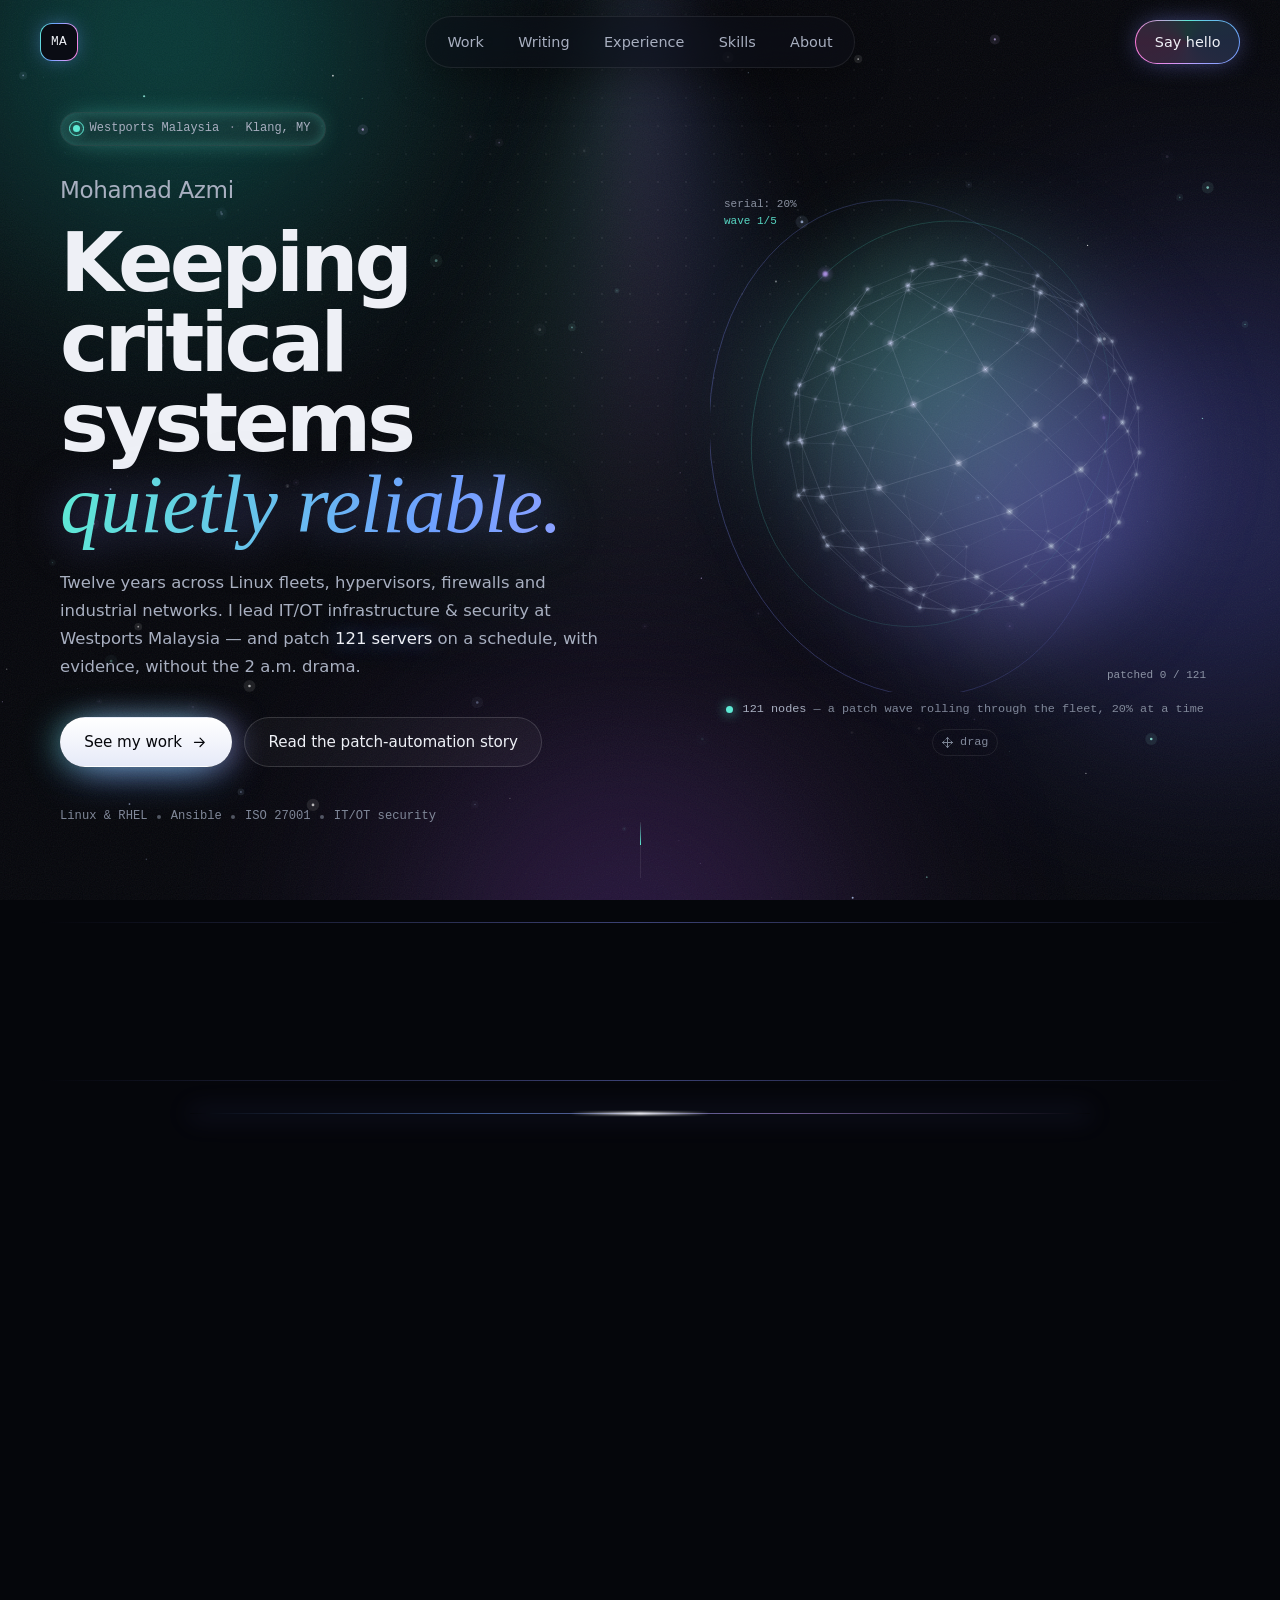
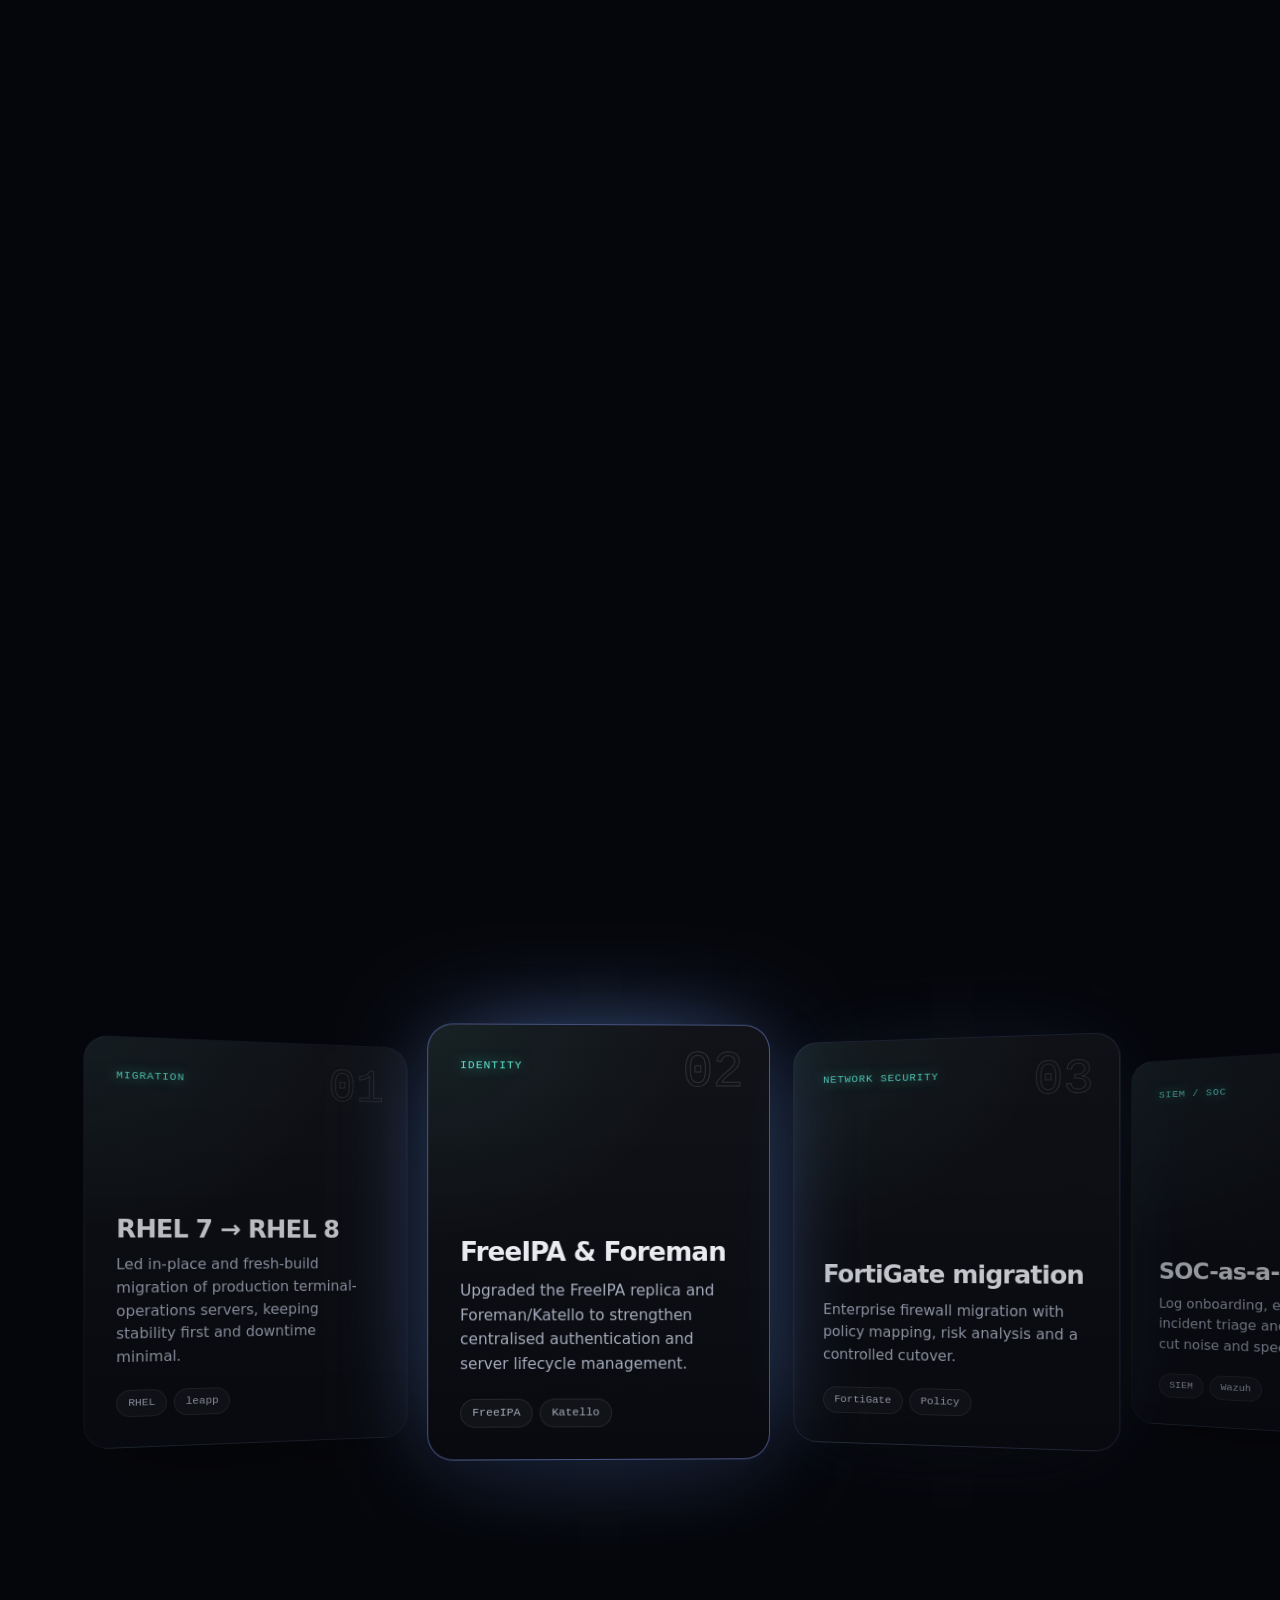
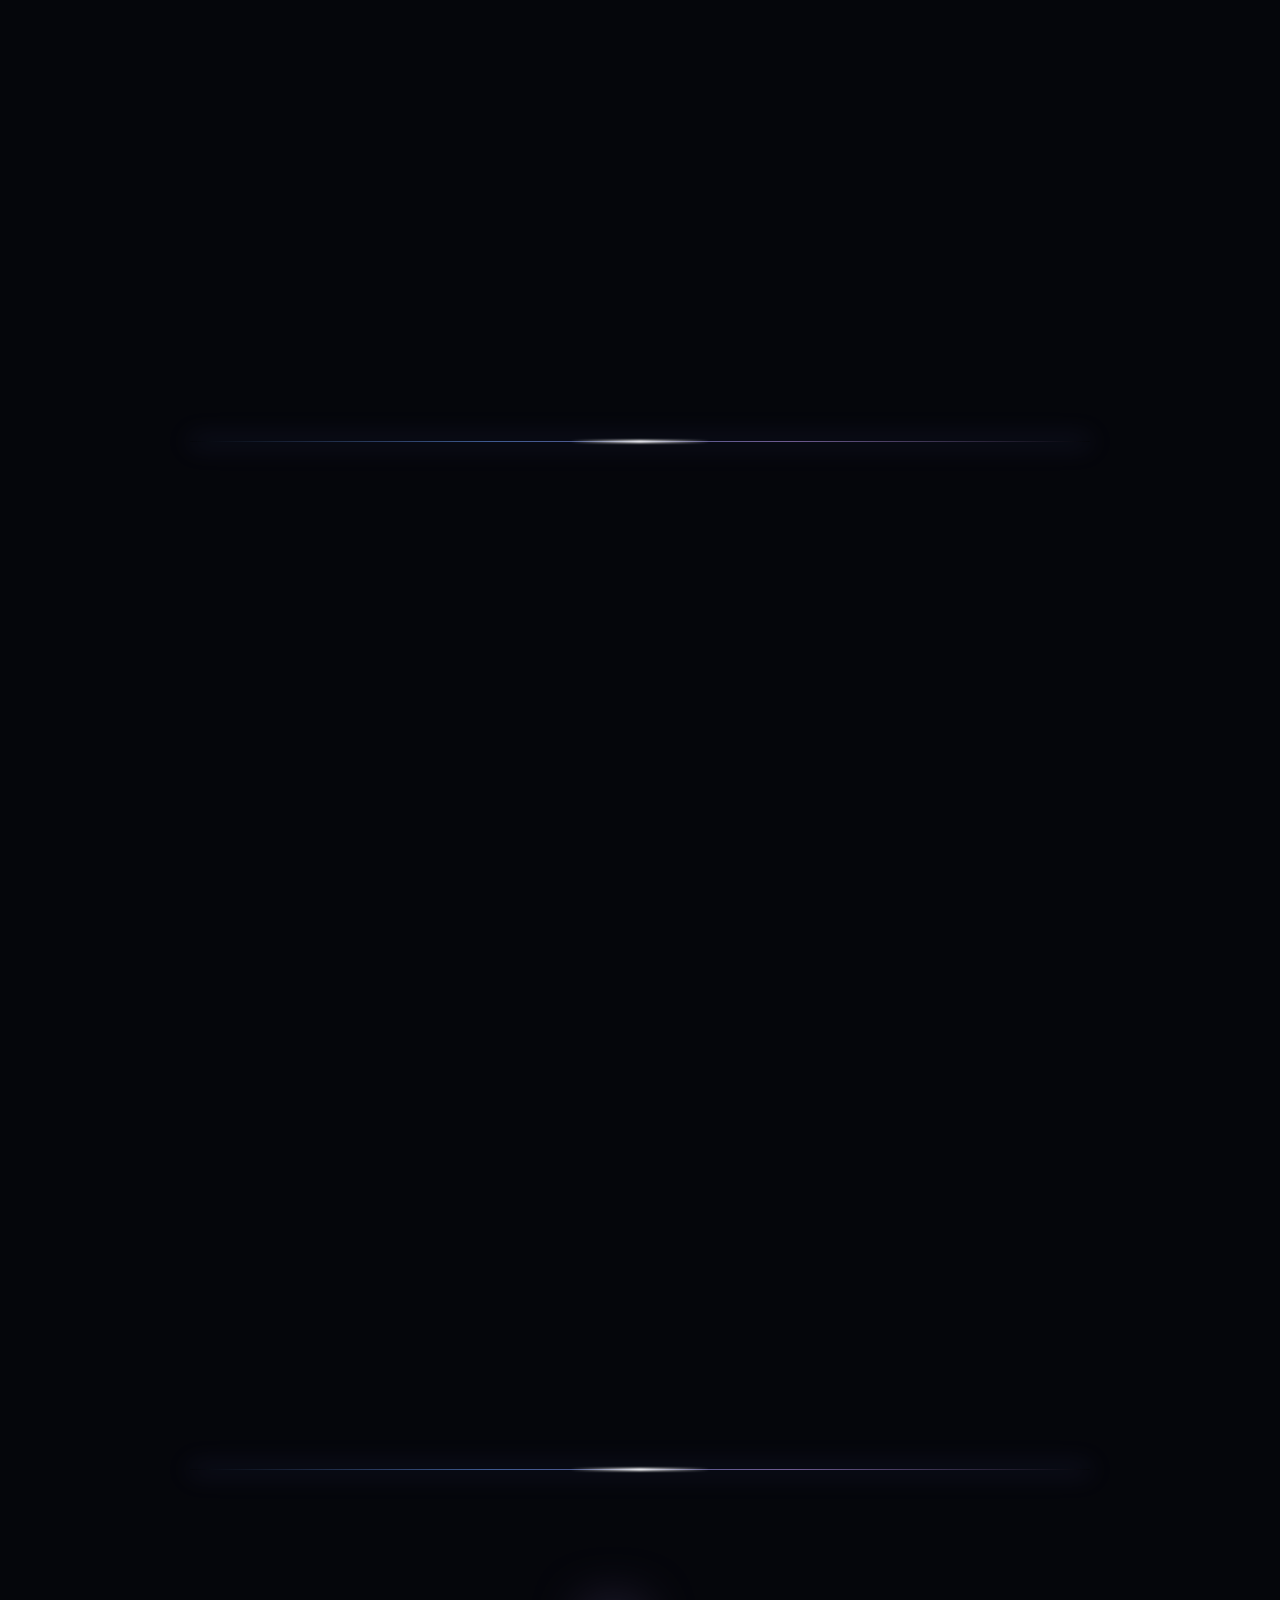
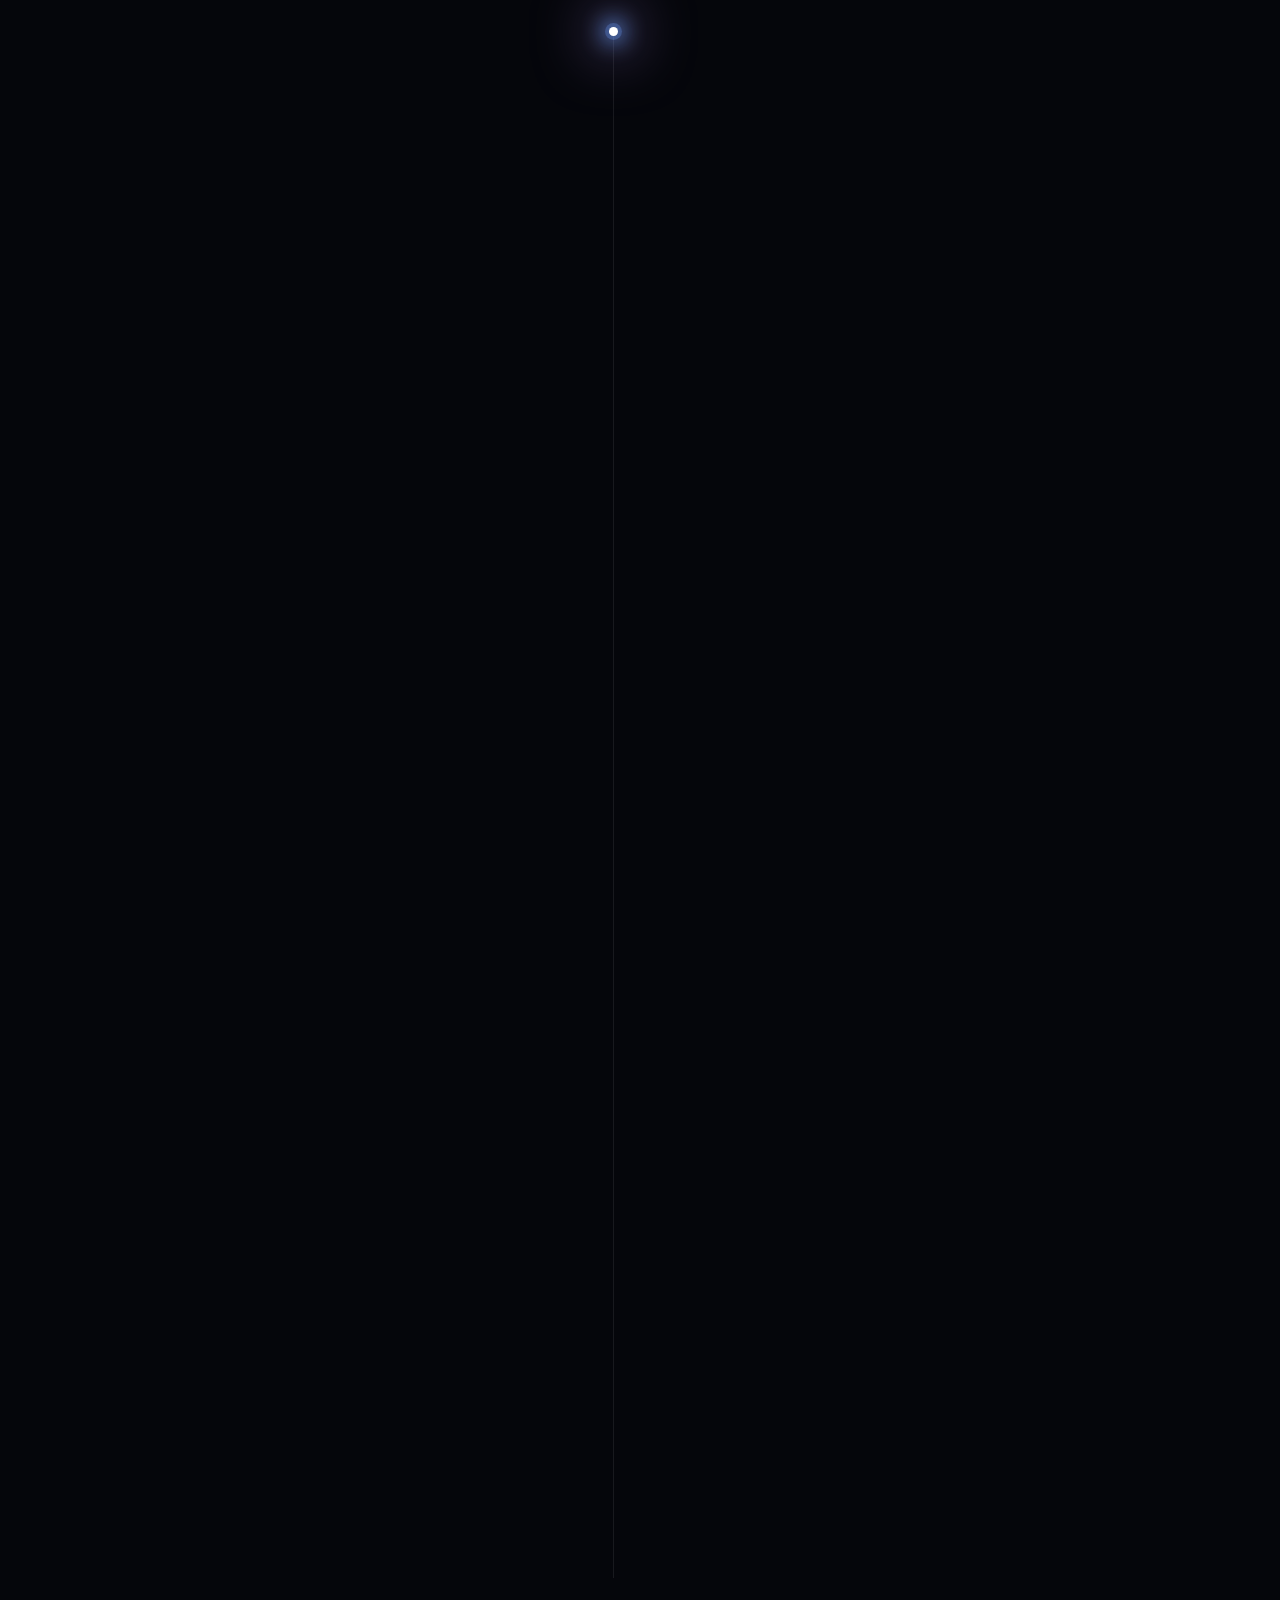
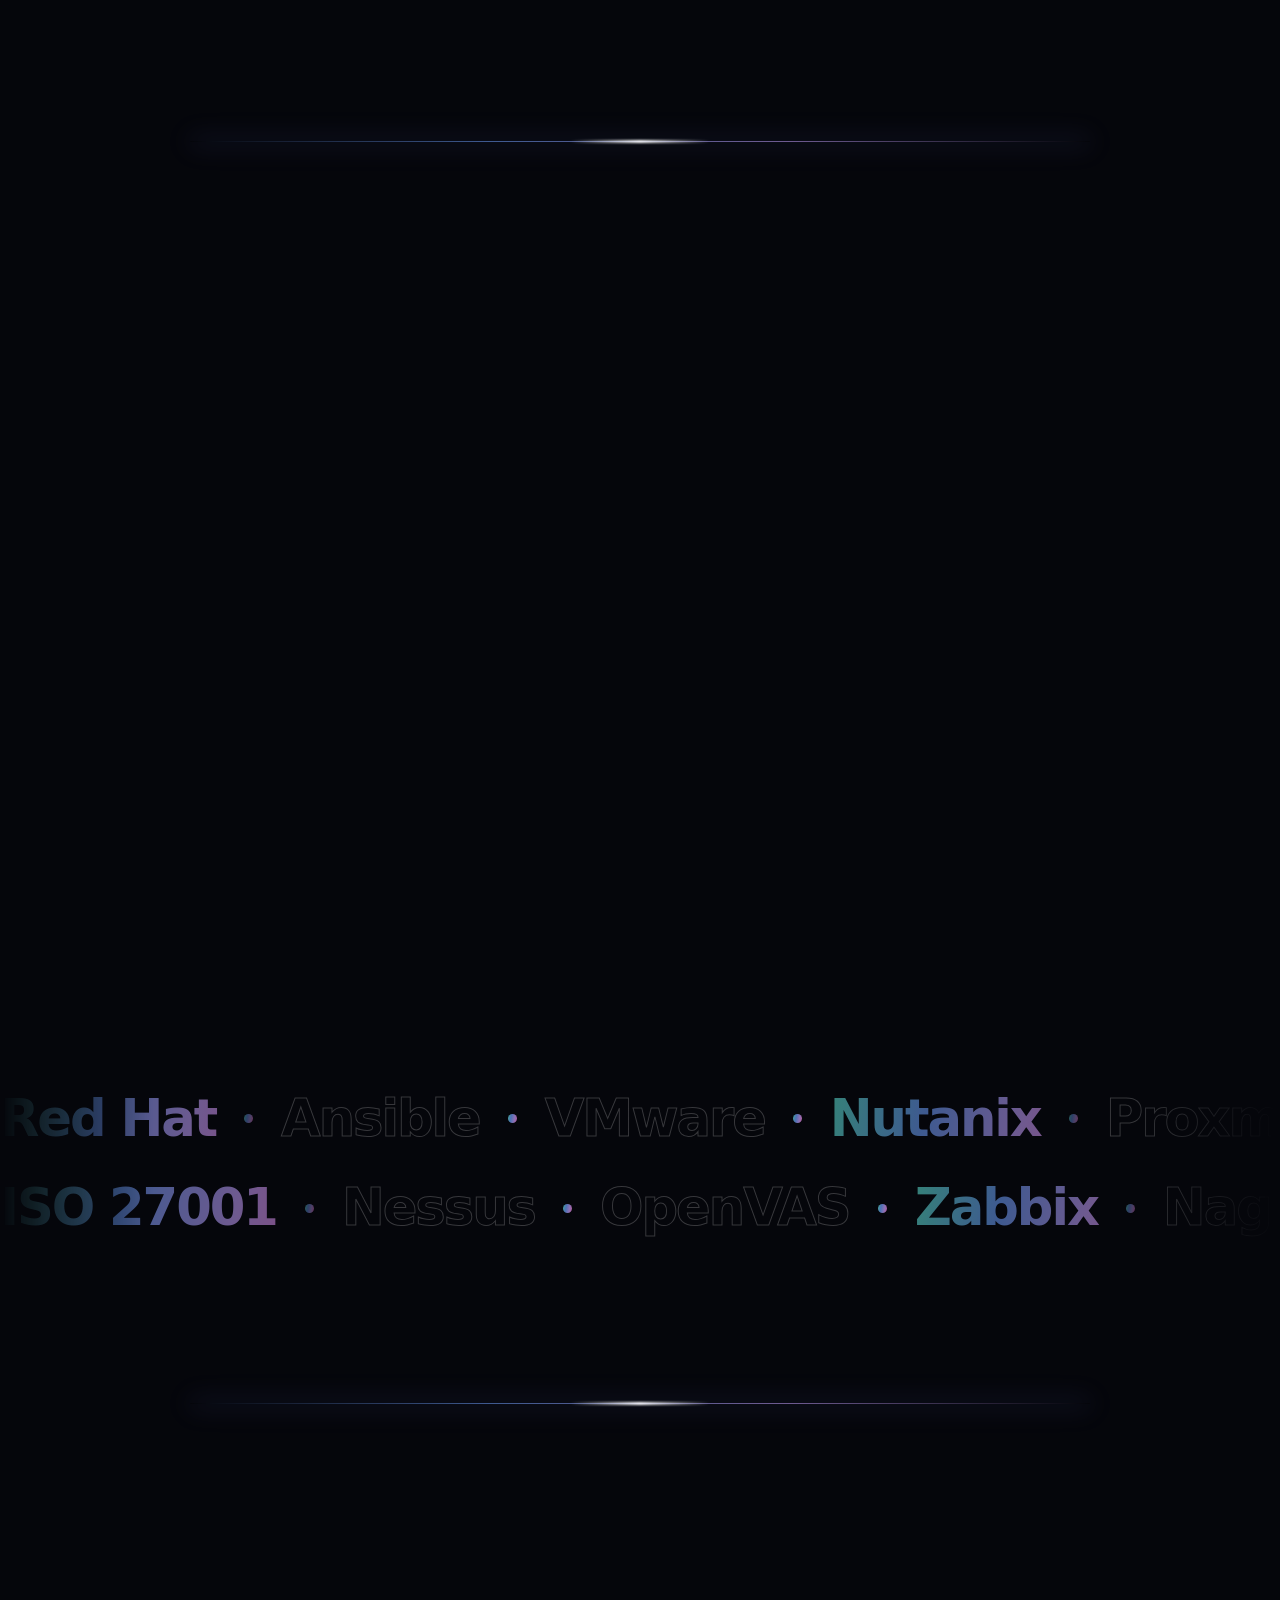
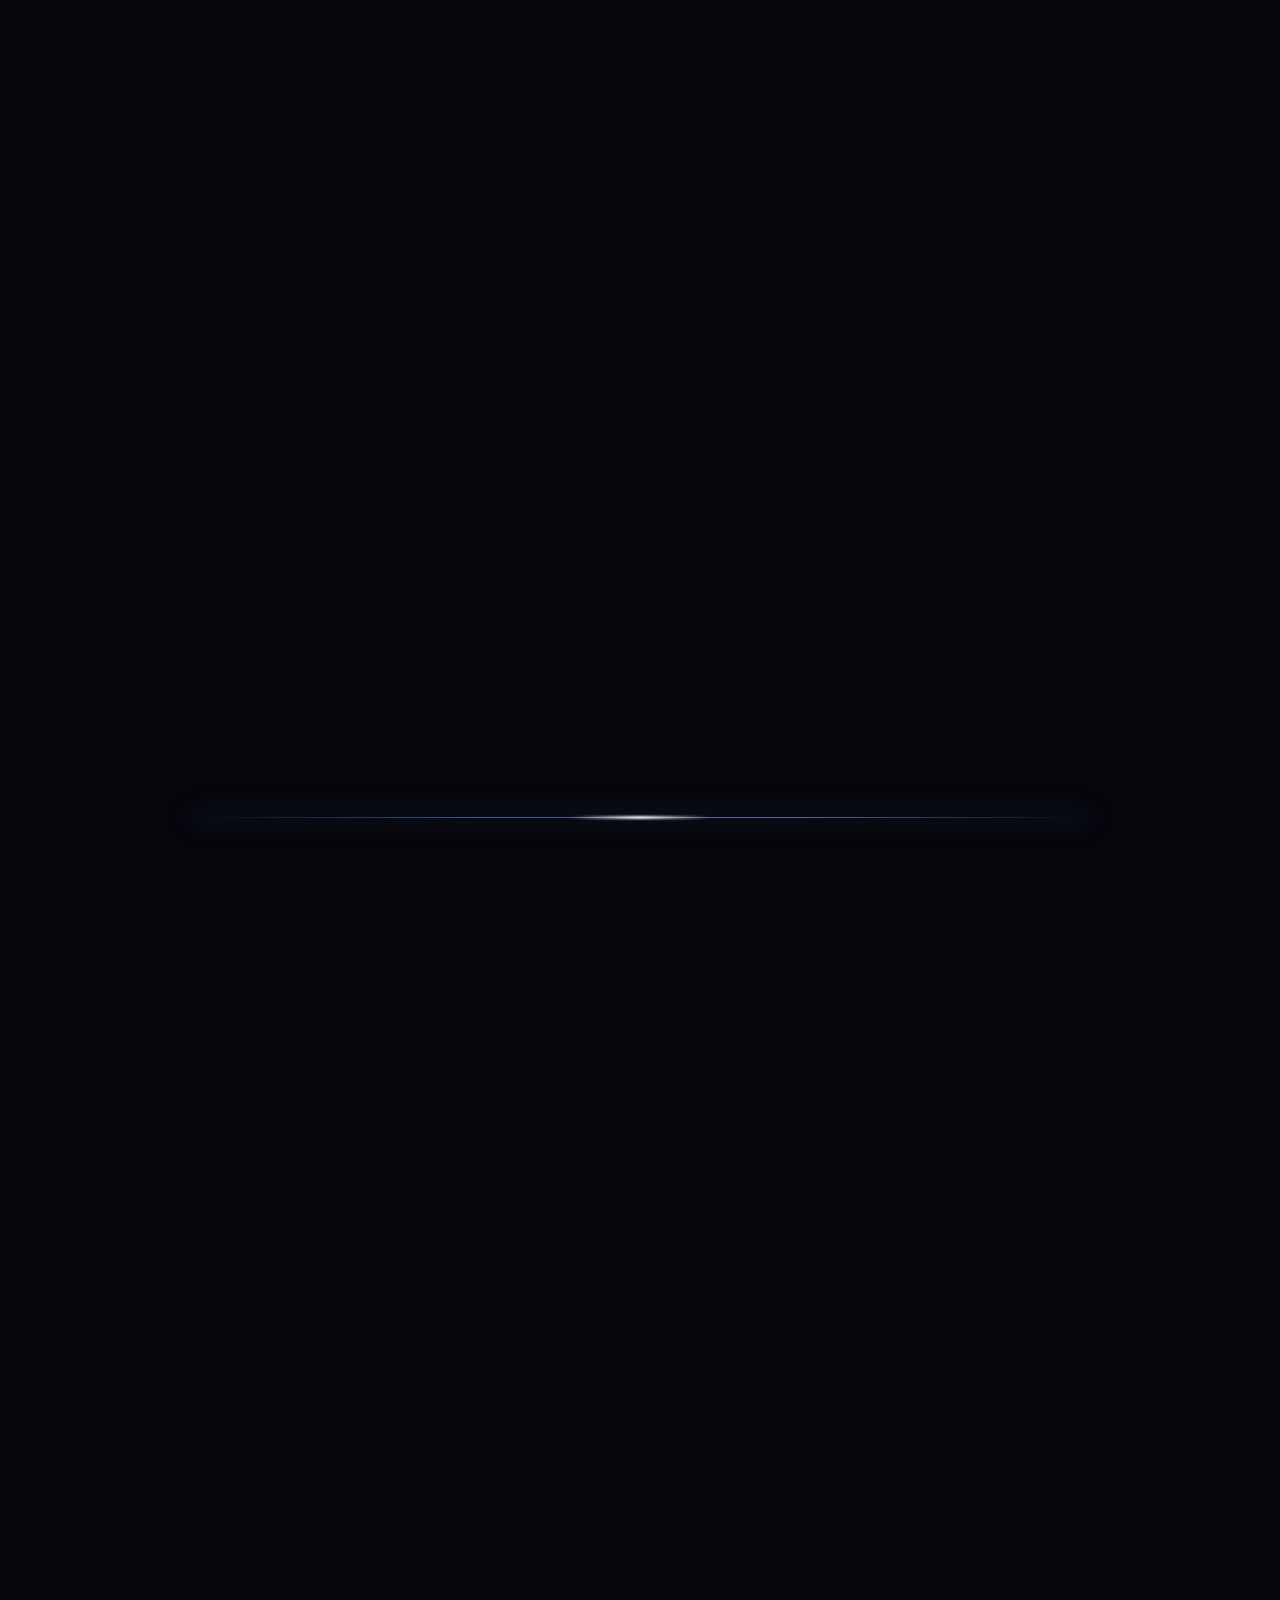
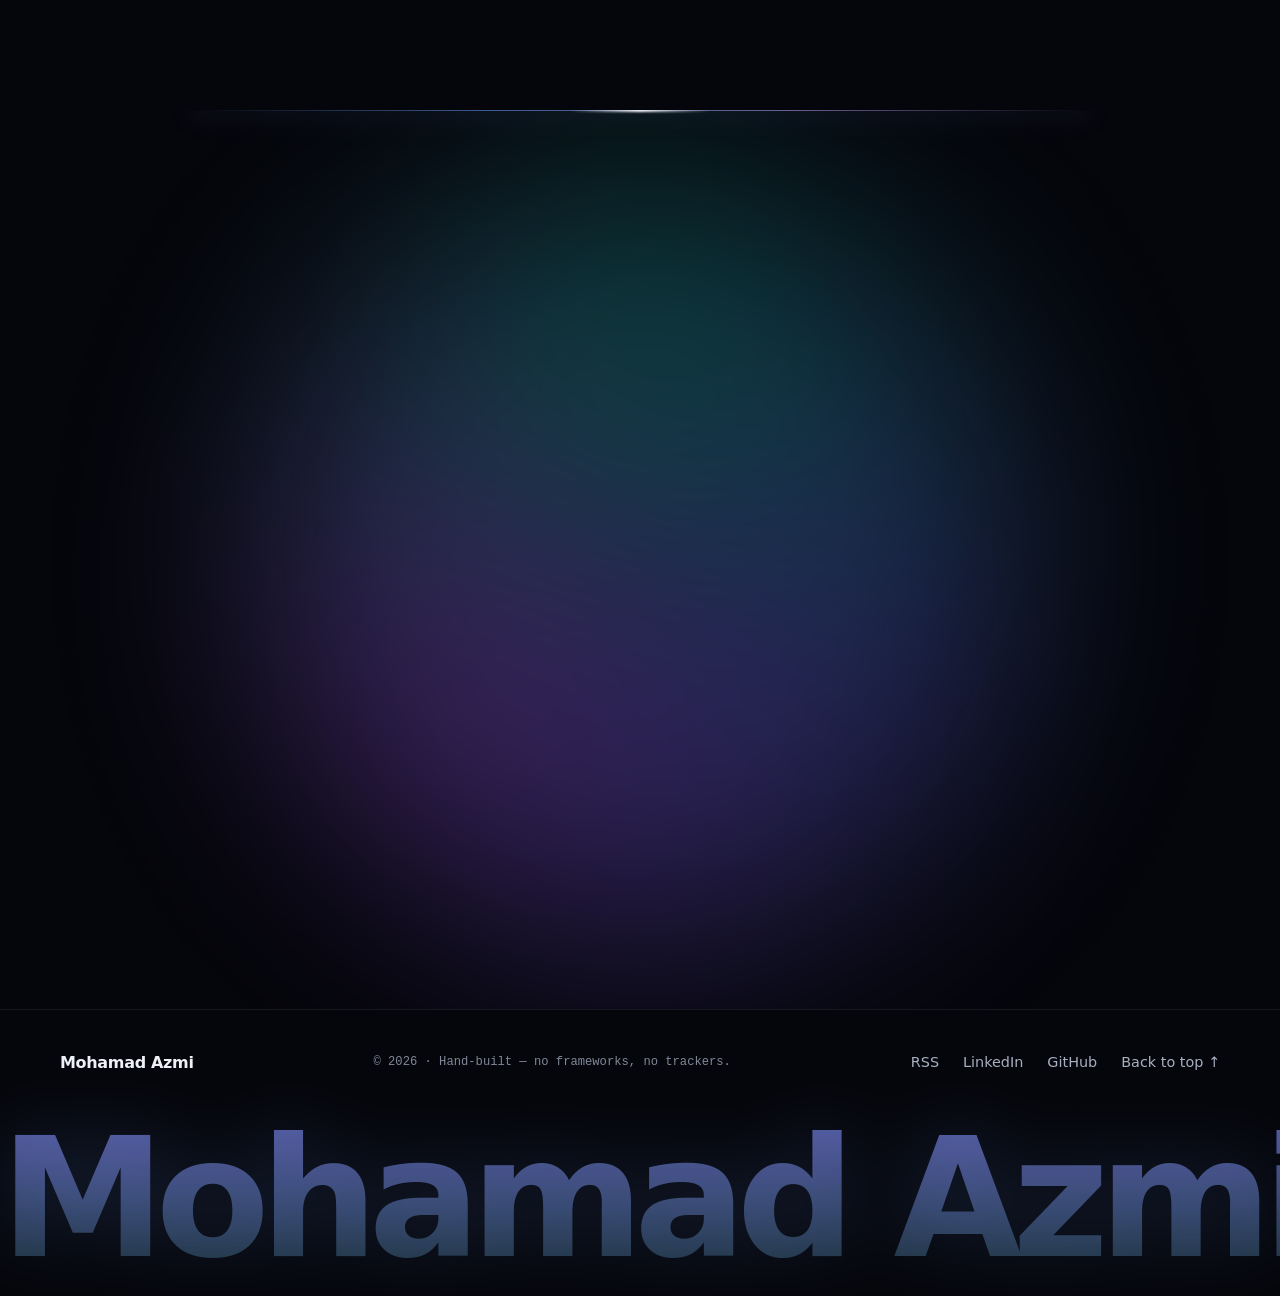
<file: index.html>
<!DOCTYPE html>
<html lang="en">
<head>
  <meta charset="UTF-8" />
  <meta name="viewport" content="width=device-width, initial-scale=1.0" />
  <title>Mohamad Azmi — IT/OT Infrastructure &amp; Security</title>
  <meta name="description" content="Mohamad Azmi — Assistant Manager, IT/OT Infrastructure &amp; Security at Westports Malaysia. Twelve years across Linux fleets, virtualization, firewalls, Ansible automation and ISO 27001." />
  <meta name="author" content="Mohamad Azmi Bin Seeni Ameerdeen" />
  <meta name="robots" content="index, follow" />
  <meta name="theme-color" content="#07080d" />
  <meta name="color-scheme" content="dark" />
  <link rel="canonical" href="https://azmiameerdeen.github.io/azmi/" />
  <link rel="icon" type="image/svg+xml" href="assets/images/favicon.svg" />
  <link rel="alternate" type="application/rss+xml" title="Mohamad Azmi — Writing" href="https://azmiameerdeen.github.io/azmi/feed.xml" />

  <meta property="og:type" content="website" />
  <meta property="og:title" content="Mohamad Azmi — IT/OT Infrastructure &amp; Security" />
  <meta property="og:description" content="Twelve years keeping Linux fleets, hypervisors and industrial networks patched, hardened and quietly reliable." />
  <meta property="og:url" content="https://azmiameerdeen.github.io/azmi/" />
  <meta property="og:image" content="https://azmiameerdeen.github.io/azmi/assets/images/profile.jpg" />
  <meta property="og:image:alt" content="Portrait of Mohamad Azmi" />
  <meta name="twitter:card" content="summary" />
  <meta name="twitter:title" content="Mohamad Azmi — IT/OT Infrastructure &amp; Security" />
  <meta name="twitter:description" content="Twelve years keeping Linux fleets, hypervisors and industrial networks patched, hardened and quietly reliable." />
  <meta name="twitter:image" content="https://azmiameerdeen.github.io/azmi/assets/images/profile.jpg" />
  <meta name="twitter:image:alt" content="Portrait of Mohamad Azmi" />

  <meta http-equiv="Content-Security-Policy" content="default-src 'self'; script-src 'self'; style-src 'self' https://fonts.googleapis.com; font-src 'self' https://fonts.gstatic.com; img-src 'self' data:; connect-src 'self'; object-src 'none'; base-uri 'self'; form-action 'none'" />

  <link rel="preconnect" href="https://fonts.googleapis.com" />
  <link rel="preconnect" href="https://fonts.gstatic.com" crossorigin />
  <link rel="stylesheet" href="https://fonts.googleapis.com/css2?family=Geist:wght@300..800&family=Geist+Mono:wght@400;500&family=Instrument+Serif:ital@0;1&display=swap" />
  <link rel="stylesheet" href="assets/css/style.css" />
  <noscript><link rel="stylesheet" href="assets/css/noscript.css" /></noscript>
  <script src="assets/js/boot.js"></script>

  <script type="application/ld+json">
  {
    "@context": "https://schema.org",
    "@type": "Person",
    "name": "Mohamad Azmi Bin Seeni Ameerdeen",
    "alternateName": "Mohamad Azmi",
    "url": "https://azmiameerdeen.github.io/azmi/",
    "image": "https://azmiameerdeen.github.io/azmi/assets/images/profile.jpg",
    "jobTitle": "Assistant Manager — IT/OT Infrastructure & Security",
    "worksFor": { "@type": "Organization", "name": "Westports Malaysia" },
    "address": { "@type": "PostalAddress", "addressLocality": "Klang", "addressRegion": "Selangor", "addressCountry": "MY" },
    "sameAs": ["https://www.linkedin.com/in/mohamadazmi/", "https://github.com/azmiameerdeen"],
    "knowsAbout": ["Linux system administration", "Red Hat Enterprise Linux", "IT/OT convergence", "ISO 27001", "Vulnerability management", "VMware", "Nutanix", "Proxmox", "Ansible automation", "Penetration testing", "Firewall management"]
  }
  </script>
</head>
<body>
  <!-- Icon sprite -->
  <svg class="sprite" aria-hidden="true" focusable="false">
    <symbol id="i-arrow" viewBox="0 0 24 24"><path d="M5 12h14M13 6l6 6-6 6" /></symbol>
    <symbol id="i-arrow-ur" viewBox="0 0 24 24"><path d="M7 17 17 7M8 7h9v9" /></symbol>
    <symbol id="i-arrow-left" viewBox="0 0 24 24"><path d="M19 12H5M11 18l-6-6 6-6" /></symbol>
    <symbol id="i-mail" viewBox="0 0 24 24"><rect x="3" y="5" width="18" height="14" rx="2.5" /><path d="m3.5 7 8.5 6 8.5-6" /></symbol>
    <symbol id="i-copy" viewBox="0 0 24 24"><rect x="9" y="9" width="11" height="11" rx="2.5" /><path d="M5 15V6a2 2 0 0 1 2-2h9" /></symbol>
    <symbol id="i-check" viewBox="0 0 24 24"><path d="m5 12.5 4.5 4.5L19 7" /></symbol>
    <symbol id="i-linkedin" viewBox="0 0 24 24"><rect x="3" y="3" width="18" height="18" rx="4" /><path d="M8 10.5V16M12 16v-5.5M12 13a2.5 2.5 0 0 1 5 0v3" /><circle cx="8" cy="7.6" r="0.6" /></symbol>
    <symbol id="i-github" viewBox="0 0 24 24"><path d="M9 19c-4.3 1.4-4.3-2.5-6-3m12 5v-3.5c0-1 .1-1.4-.5-2 2.8-.3 5.5-1.4 5.5-6a4.6 4.6 0 0 0-1.3-3.2 4.2 4.2 0 0 0-.1-3.2s-1.1-.3-3.5 1.3a12.3 12.3 0 0 0-6.2 0C6.5 2.8 5.4 3.1 5.4 3.1a4.2 4.2 0 0 0-.1 3.2A4.6 4.6 0 0 0 4 9.5c0 4.6 2.7 5.7 5.5 6-.6.6-.6 1.2-.5 2V21" /></symbol>
    <symbol id="i-rss" viewBox="0 0 24 24"><path d="M5 11a8 8 0 0 1 8 8M5 5a14 14 0 0 1 14 14" /><circle cx="6" cy="18" r="1.2" /></symbol>
    <symbol id="i-pin" viewBox="0 0 24 24"><path d="M12 21s-7-6.1-7-11.2a7 7 0 0 1 14 0C19 14.9 12 21 12 21z" /><circle cx="12" cy="9.8" r="2.5" /></symbol>
    <symbol id="i-clock" viewBox="0 0 24 24"><circle cx="12" cy="12" r="9" /><path d="M12 7.5V12l3 2" /></symbol>
    <symbol id="i-terminal" viewBox="0 0 24 24"><rect x="3" y="4" width="18" height="16" rx="3" /><path d="m7.5 9.5 3 2.5-3 2.5M13 15h4" /></symbol>
    <symbol id="i-layers" viewBox="0 0 24 24"><path d="m12 3 9 5-9 5-9-5 9-5z" /><path d="m3 12.5 9 5 9-5M3 16.5l9 5 9-5" /></symbol>
    <symbol id="i-cloud" viewBox="0 0 24 24"><path d="M7 19h10.5a4.5 4.5 0 0 0 .4-9A6.5 6.5 0 0 0 5.6 9.7 4.7 4.7 0 0 0 7 19z" /></symbol>
    <symbol id="i-shield" viewBox="0 0 24 24"><path d="M12 3 20 6v6c0 4.6-3.4 8.3-8 9-4.6-.7-8-4.4-8-9V6l8-3z" /><path d="m9 12 2 2 4-4.5" /></symbol>
    <symbol id="i-flow" viewBox="0 0 24 24"><rect x="3" y="3" width="7" height="7" rx="2" /><rect x="14" y="14" width="7" height="7" rx="2" /><path d="M10 6.5h4.5a2 2 0 0 1 2 2V14" /></symbol>
    <symbol id="i-db" viewBox="0 0 24 24"><ellipse cx="12" cy="5.5" rx="8" ry="3" /><path d="M4 5.5v13c0 1.7 3.6 3 8 3s8-1.3 8-3v-13M4 12c0 1.7 3.6 3 8 3s8-1.3 8-3" /></symbol>
    <symbol id="i-menu" viewBox="0 0 24 24"><path d="M4 8h16M4 16h16" /></symbol>
    <symbol id="i-drag" viewBox="0 0 24 24"><path d="M12 3v18M3 12h18M12 3 9 6M12 3l3 3M12 21l-3-3M12 21l3-3M3 12l3-3M3 12l3 3M21 12l-3-3M21 12l-3 3" /></symbol>
  </svg>

  <a href="#main" class="skip-link">Skip to content</a>

  <!-- Ambient backdrop -->
  <div class="backdrop" aria-hidden="true">
    <div class="aurora aurora-a"></div>
    <div class="aurora aurora-b"></div>
    <div class="aurora aurora-c"></div>
    <div class="dotgrid"></div>
    <canvas class="sky" id="sky"></canvas>
    <div class="cursor-glow"></div>
    <div class="grain"></div>
  </div>
  <div class="progress" id="progress" aria-hidden="true"></div>

  <!-- Navigation -->
  <header class="nav" id="nav">
    <a href="#top" class="nav-mark" aria-label="Mohamad Azmi — back to top">
      <span class="mark-glyph" aria-hidden="true">MA</span>
      <span class="mark-name">Mohamad Azmi</span>
    </a>
    <nav class="nav-pill" aria-label="Main">
      <ul class="nav-links" id="navLinks">
        <li><a href="#work" class="nav-link">Work</a></li>
        <li><a href="#writing" class="nav-link">Writing</a></li>
        <li><a href="#experience" class="nav-link">Experience</a></li>
        <li><a href="#skills" class="nav-link">Skills</a></li>
        <li><a href="#about" class="nav-link">About</a></li>
      </ul>
    </nav>
    <a href="#contact" class="nav-cta">Say hello</a>
    <button type="button" class="nav-toggle" id="navToggle" aria-expanded="false" aria-controls="mobileMenu" aria-label="Open menu">
      <span></span><span></span>
    </button>
  </header>

  <div class="mobile-menu" id="mobileMenu" hidden>
    <nav aria-label="Mobile">
      <ol>
        <li><a href="#work"><span>01</span>Work</a></li>
        <li><a href="#writing"><span>02</span>Writing</a></li>
        <li><a href="#experience"><span>03</span>Experience</a></li>
        <li><a href="#skills"><span>04</span>Skills</a></li>
        <li><a href="#about"><span>05</span>About</a></li>
        <li><a href="#contact"><span>06</span>Contact</a></li>
      </ol>
    </nav>
  </div>

  <!-- Hero -->
  <section class="hero" id="top" aria-labelledby="heroTitle">
    <div class="hero-inner container">
      <div class="hero-copy">
        <p class="hero-badge rise" data-d="0">
          <span class="badge-dot" aria-hidden="true"></span>
          Westports Malaysia <span class="sep" aria-hidden="true">·</span> Klang, MY
        </p>
        <h1 class="hero-title" id="heroTitle">
          <span class="hero-name rise" data-d="1">Mohamad Azmi</span>
          <span class="hero-statement rise" data-d="2">Keeping critical systems <em>quietly reliable.</em></span>
        </h1>
        <p class="hero-lede rise" data-d="3">
          Twelve years across Linux fleets, hypervisors, firewalls and industrial networks.
          I lead IT/OT infrastructure &amp; security at Westports Malaysia — and patch
          <strong>121 servers</strong> on a schedule, with evidence, without the 2&nbsp;a.m. drama.
        </p>
        <div class="hero-actions rise" data-d="4">
          <a href="#work" class="btn btn-primary">
            See my work
            <svg class="ic" aria-hidden="true"><use href="#i-arrow" /></svg>
          </a>
          <a href="posts/automated-patch-management.html" class="btn btn-ghost">
            Read the patch-automation story
          </a>
        </div>
        <ul class="hero-tags rise" data-d="5" aria-label="Focus areas">
          <li>Linux &amp; RHEL</li>
          <li>Ansible</li>
          <li>ISO 27001</li>
          <li>IT/OT security</li>
        </ul>
      </div>

      <figure class="hero-visual rise" data-d="2">
        <div class="globe-wrap">
          <canvas id="fleet" class="fleet-canvas" aria-hidden="true"></canvas>
          <div class="globe-halo" aria-hidden="true"></div>
        </div>
        <figcaption class="globe-caption">
          <span class="cap-dot" aria-hidden="true"></span>
          <span><strong>121 nodes</strong> — a patch wave rolling through the fleet, 20% at a time</span>
          <span class="cap-hint" aria-hidden="true"><svg class="ic"><use href="#i-drag" /></svg> drag</span>
        </figcaption>
      </figure>
    </div>

    <a href="#numbers" class="scroll-cue" aria-label="Scroll to content">
      <span class="cue-line" aria-hidden="true"></span>
    </a>
  </section>

  <main id="main">

    <!-- Numbers -->
    <section class="numbers container" id="numbers" aria-label="At a glance">
      <dl class="numbers-grid">
        <div class="num reveal">
          <dt>Years in infrastructure</dt>
          <dd><span class="count" data-to="12">12</span><span class="unit">+</span></dd>
        </div>
        <div class="num reveal">
          <dt>Servers on automated patching</dt>
          <dd><span class="count" data-to="121">121</span></dd>
        </div>
        <div class="num reveal">
          <dt>Industry certifications</dt>
          <dd><span class="count" data-to="16">16</span><span class="unit">+</span></dd>
        </div>
        <div class="num reveal">
          <dt>Production on-call</dt>
          <dd><span class="count" data-to="24">24</span><span class="unit">/7</span></dd>
        </div>
      </dl>
    </section>

    <!-- Featured -->
    <section class="section featured" id="work" aria-labelledby="featuredTitle">
      <div class="container">
        <header class="section-head">
          <p class="eyebrow reveal"><span>01</span> Selected work</p>
          <h2 class="section-title split" id="featuredTitle">Built for production, <em>not for the demo.</em></h2>
        </header>

        <article class="feature-card reveal" data-tilt data-tilt-max="4">
          <div class="feature-glare" aria-hidden="true"></div>
          <div class="feature-copy">
            <p class="feature-kicker">
              <span class="live-dot" aria-hidden="true"></span> In production · Private tool, built &amp; maintained by me
            </p>
            <h3 class="feature-title">Ops Workflow</h3>
            <p class="feature-sub">A self-hosted control plane for Ansible patching</p>
            <p class="feature-text">
              A FastAPI + Docker web GUI that schedules Ansible patch runs across <strong>121 servers</strong>:
              lint and dry-run first, a guard that refuses a second concurrent run, live streamed output,
              and audit evidence produced as a byproduct instead of assembled by hand.
            </p>
            <div class="feature-outcome">
              <svg class="ic" aria-hidden="true"><use href="#i-check" /></svg>
              <p>Patch compliance now consistently meets KPI, and vulnerability-scan findings dropped as a direct result.</p>
            </div>
            <ul class="tags" aria-label="Technologies">
              <li>Ansible</li><li>FastAPI</li><li>Docker</li><li>SQLite</li><li>nginx</li><li>TOTP MFA</li>
            </ul>
            <a href="posts/automated-patch-management.html" class="link-arrow">
              Read the field note
              <svg class="ic" aria-hidden="true"><use href="#i-arrow" /></svg>
            </a>
          </div>

          <div class="stack-scene" aria-label="Pipeline: lint, dry run, concurrency guard, run with evidence">
            <div class="stack">
              <div class="plate p1"><span class="plate-n">01</span><span class="plate-t">Lint &amp; syntax check</span><span class="plate-c">ansible-lint</span></div>
              <div class="plate p2"><span class="plate-n">02</span><span class="plate-t">Dry run</span><span class="plate-c">--check --diff</span></div>
              <div class="plate p3"><span class="plate-n">03</span><span class="plate-t">Concurrency guard</span><span class="plate-c">one run per playbook</span></div>
              <div class="plate p4"><span class="plate-n">04</span><span class="plate-t">Run, log &amp; notify</span><span class="plate-c">evidence by default</span></div>
              <div class="stack-pulse" aria-hidden="true"></div>
            </div>
          </div>
        </article>
      </div>
    </section>

    <!-- Projects gallery -->
    <section class="gallery" id="projects" aria-labelledby="projectsTitle">
      <div class="gallery-pin" id="galleryPin">
        <div class="gallery-sticky">
          <div class="container gallery-head">
            <h2 class="section-title split" id="projectsTitle">More from the <em>engine room.</em></h2>
            <p class="gallery-hint reveal"><span class="hint-line" aria-hidden="true"></span> <span class="hint-pin">Scroll to move through the projects</span><span class="hint-swipe">Swipe or scroll sideways</span></p>
          </div>
          <div class="gallery-viewport" id="galleryViewport" tabindex="0" role="region" aria-label="Projects — scroll sideways">
            <ol class="gallery-track" id="galleryTrack">
              <li class="g-card" data-tilt>
                <div class="g-glare" aria-hidden="true"></div>
                <span class="g-num">01</span>
                <span class="g-cat">Migration</span>
                <h3>RHEL 7 → RHEL 8</h3>
                <p>Led in-place and fresh-build migration of production terminal-operations servers, keeping stability first and downtime minimal.</p>
                <ul class="tags"><li>RHEL</li><li>leapp</li></ul>
              </li>
              <li class="g-card" data-tilt>
                <div class="g-glare" aria-hidden="true"></div>
                <span class="g-num">02</span>
                <span class="g-cat">Identity</span>
                <h3>FreeIPA &amp; Foreman</h3>
                <p>Upgraded the FreeIPA replica and Foreman/Katello to strengthen centralised authentication and server lifecycle management.</p>
                <ul class="tags"><li>FreeIPA</li><li>Katello</li></ul>
              </li>
              <li class="g-card" data-tilt>
                <div class="g-glare" aria-hidden="true"></div>
                <span class="g-num">03</span>
                <span class="g-cat">Network security</span>
                <h3>FortiGate migration</h3>
                <p>Enterprise firewall migration with policy mapping, risk analysis and a controlled cutover.</p>
                <ul class="tags"><li>FortiGate</li><li>Policy</li></ul>
              </li>
              <li class="g-card" data-tilt>
                <div class="g-glare" aria-hidden="true"></div>
                <span class="g-num">04</span>
                <span class="g-cat">SIEM / SOC</span>
                <h3>SOC-as-a-Service</h3>
                <p>Log onboarding, event monitoring, incident triage and alert tuning to cut noise and speed up response.</p>
                <ul class="tags"><li>SIEM</li><li>Wazuh</li></ul>
              </li>
              <li class="g-card" data-tilt>
                <div class="g-glare" aria-hidden="true"></div>
                <span class="g-num">05</span>
                <span class="g-cat">Load balancing</span>
                <h3>FortiADC L4/L7</h3>
                <p>Health checks, SSL offloading and a high-availability design for critical web services.</p>
                <ul class="tags"><li>FortiADC</li><li>HA</li></ul>
              </li>
              <li class="g-card" data-tilt>
                <div class="g-glare" aria-hidden="true"></div>
                <span class="g-num">06</span>
                <span class="g-cat">Endpoint</span>
                <h3>Vision One &amp; GravityZone</h3>
                <p>Rolled out and enforced enterprise-wide endpoint security policies across servers and workstations.</p>
                <ul class="tags"><li>EDR</li><li>XDR</li></ul>
              </li>
              <li class="g-card" data-tilt>
                <div class="g-glare" aria-hidden="true"></div>
                <span class="g-num">07</span>
                <span class="g-cat">IT operations</span>
                <h3>ManageEngine suite</h3>
                <p>Deployed ServiceDesk, OpManager, OpCentral, Application Manager and Endpoint Central.</p>
                <ul class="tags"><li>ITSM</li><li>Monitoring</li></ul>
              </li>
              <li class="g-card" data-tilt>
                <div class="g-glare" aria-hidden="true"></div>
                <span class="g-num">08</span>
                <span class="g-cat">Hardening</span>
                <h3>CCTV &amp; app servers</h3>
                <p>Deployed and hardened CCTV media servers and critical application servers in production.</p>
                <ul class="tags"><li>SELinux</li><li>firewalld</li></ul>
              </li>
            </ol>
          </div>
        </div>
      </div>
    </section>

    <!-- Writing -->
    <section class="section" id="writing" aria-labelledby="writingTitle">
      <div class="container">
        <header class="section-head">
          <p class="eyebrow reveal"><span>02</span> Writing</p>
          <h2 class="section-title split" id="writingTitle">Notes from <em>the field.</em></h2>
        </header>

        <a class="post-card reveal" href="posts/automated-patch-management.html" data-tilt data-tilt-max="3">
          <div class="post-glare" aria-hidden="true"></div>
          <div class="post-art" aria-hidden="true">
            <div class="code-chip">
              <div class="cc-bar"><i></i><i></i><i></i></div>
<pre><span class="k">- hosts:</span> patch_wave1
<span class="k">  serial:</span> <span class="s">"20%"</span>
<span class="k">  tasks:</span>
    - <span class="k">dnf:</span> { security: true }
    - <span class="k">reboot:</span> <span class="c"># only if needed</span></pre>
            </div>
          </div>
          <div class="post-card-meta">
            <time datetime="2026-09-08">8 Sep 2026</time>
            <span aria-hidden="true">·</span>
            <span>7 min read</span>
            <span class="post-new">Latest</span>
          </div>
          <h3>Automating patch management with Ansible, and the GUI I built so it would actually get used</h3>
          <p>
            Ansible could always patch a fleet. Making it safe to run at 2&nbsp;a.m. — dry-run discipline, a guard
            that refuses a second concurrent run, and audit evidence produced as a byproduct — is where the work went.
          </p>
          <div class="post-card-foot">
            <ul class="tags" aria-label="Topics"><li>Ansible</li><li>Automation</li><li>ISO 27001</li></ul>
            <span class="post-go" aria-hidden="true"><svg class="ic"><use href="#i-arrow-ur" /></svg></span>
          </div>
        </a>

        <p class="feed-link reveal">
          <a href="feed.xml"><svg class="ic" aria-hidden="true"><use href="#i-rss" /></svg> Subscribe via RSS</a>
        </p>
      </div>
    </section>

    <!-- Experience -->
    <section class="section" id="experience" aria-labelledby="expTitle">
      <div class="container exp-layout">
        <header class="exp-aside">
          <p class="eyebrow reveal"><span>03</span> Experience</p>
          <h2 class="section-title split" id="expTitle">Twelve years, <em>one direction.</em></h2>
          <p class="exp-intro reveal">
            From technical sales to the server room, the SOC, and now IT/OT leadership — each step closer
            to the systems that can't afford to go down.
          </p>
        </header>

        <div class="timeline-wrap" id="timeline">
        <div class="tl-line" aria-hidden="true"><span class="tl-fill" id="tlFill"></span></div>
        <ol class="timeline">

          <li class="role reveal is-current">
            <div class="role-when"><time datetime="2026-07">Jul 2026</time> — Present</div>
            <h3>Assistant Manager — IT/OT Infrastructure &amp; Security</h3>
            <p class="role-org">Westports Malaysia · Pulau Indah</p>
            <ul>
              <li>Lead IT/OT infrastructure and security operations across physical, virtual and operational-technology estates.</li>
              <li>Oversee ISO 27001 compliance audits, patch-management and vulnerability-remediation KPIs.</li>
              <li>Chair infrastructure change reviews as a Change Advisory Board (CAB) member.</li>
            </ul>
          </li>

          <li class="role reveal">
            <div class="role-when"><time datetime="2024-04">Apr 2024</time> — <time datetime="2026-07">Jul 2026</time></div>
            <h3>Senior IT Executive — Infrastructure &amp; Security</h3>
            <p class="role-org">Westports Malaysia · Pulau Indah</p>
            <ul>
              <li>Ran VMware, Nutanix, Proxmox and Hyper-V environments alongside Linux and Windows Server fleets.</li>
              <li>Built Ops Workflow and automated patching across 121 servers; centralised logging, IDS/IPS and firewall configuration.</li>
              <li>Supported ISO 27001 certification with audits and evidence collection. Promoted in Jul 2026.</li>
            </ul>
          </li>

          <li class="role reveal">
            <div class="role-when"><time datetime="2023-11">Nov 2023</time> — <time datetime="2024-03">Mar 2024</time></div>
            <h3>Group IT Security Specialist</h3>
            <p class="role-org">Chin Hin Group · Kuala Lumpur</p>
            <ul>
              <li>Developed an enterprise-wide cybersecurity strategy aligned to business goals.</li>
              <li>Led alert investigation and incident response; ran Nessus/OpenVAS scans and drove remediation.</li>
            </ul>
          </li>

          <li class="role reveal">
            <div class="role-when"><time datetime="2021-03">Mar 2021</time> — <time datetime="2023-11">Nov 2023</time></div>
            <h3>Server Engineer</h3>
            <p class="role-org">Privasia Technology Berhad · Pulau Indah</p>
            <ul>
              <li>Kept 24/7 production systems running, with on-call for critical issues and 2nd/3rd-level support.</li>
              <li>RHEL, CentOS, Ubuntu and Unix (Solaris, AIX); SELinux, firewalld and Foreman/Katello.</li>
            </ul>
          </li>

          <li class="role reveal">
            <div class="role-when"><time datetime="2019-01">Jan 2019</time> — <time datetime="2021-03">Mar 2021</time></div>
            <h3>Team Lead — Service Operations Center</h3>
            <p class="role-org">Privasia Technology Berhad · Pulau Indah</p>
            <ul>
              <li>Led 24×7×365 monitoring of servers, networks, applications and datacentres, with automated alerting.</li>
            </ul>
          </li>

          <li class="role reveal">
            <div class="role-when"><time datetime="2017-04">Apr 2017</time> — <time datetime="2018-11">Nov 2018</time></div>
            <h3>IT Support Technician</h3>
            <p class="role-org">Privasia Technology Berhad · Pulau Indah</p>
          </li>

          <li class="role reveal">
            <div class="role-when"><time datetime="2014-04">Apr 2014</time> — <time datetime="2016-09">Sep 2016</time></div>
            <h3>Technical Sales Representative</h3>
            <p class="role-org">Innoria Technology (M) Sdn Bhd · Klang</p>
          </li>
        </ol>
        </div>
      </div>
    </section>

    <!-- Skills -->
    <section class="section" id="skills" aria-labelledby="skillsTitle">
      <div class="container">
        <header class="section-head">
          <p class="eyebrow reveal"><span>04</span> Skills</p>
          <h2 class="section-title split" id="skillsTitle">The toolkit, <em>battle-tested.</em></h2>
        </header>

        <div class="bento">
          <article class="skill reveal" data-tilt data-tilt-max="5">
            <div class="skill-glare" aria-hidden="true"></div>
            <span class="skill-icon"><svg class="ic" aria-hidden="true"><use href="#i-terminal" /></svg></span>
            <h3>Linux &amp; Unix</h3>
            <p>RHEL, CentOS, Fedora, Debian, Ubuntu, SLES · AIX 7.1–7.3 · Solaris · SELinux, systemd, LVM.</p>
          </article>
          <article class="skill reveal" data-tilt data-tilt-max="5">
            <div class="skill-glare" aria-hidden="true"></div>
            <span class="skill-icon"><svg class="ic" aria-hidden="true"><use href="#i-layers" /></svg></span>
            <h3>Virtualization</h3>
            <p>VMware vSphere, Nutanix HCI, Proxmox and Hyper-V — install, harden, golden templates and DR.</p>
          </article>
          <article class="skill reveal" data-tilt data-tilt-max="5">
            <div class="skill-glare" aria-hidden="true"></div>
            <span class="skill-icon"><svg class="ic" aria-hidden="true"><use href="#i-cloud" /></svg></span>
            <h3>Cloud &amp; edge</h3>
            <p>Azure, AWS, Alibaba Cloud, IP ServerOne · Cloudflare CDN &amp; WAF · load balancers, IAM, storage.</p>
          </article>
          <article class="skill reveal" data-tilt data-tilt-max="5">
            <div class="skill-glare" aria-hidden="true"></div>
            <span class="skill-icon"><svg class="ic" aria-hidden="true"><use href="#i-shield" /></svg></span>
            <h3>Security</h3>
            <p>Penetration testing, CVE validation, vulnerability management, incident response, firewalls, WAF, IDS/IPS.</p>
          </article>
          <article class="skill reveal" data-tilt data-tilt-max="5">
            <div class="skill-glare" aria-hidden="true"></div>
            <span class="skill-icon"><svg class="ic" aria-hidden="true"><use href="#i-flow" /></svg></span>
            <h3>Automation</h3>
            <p>Ansible, Bash, Python, FastAPI · FreeIPA / IdM · Foreman / Katello · Zabbix, Nagios, ManageEngine.</p>
          </article>
          <article class="skill reveal" data-tilt data-tilt-max="5">
            <div class="skill-glare" aria-hidden="true"></div>
            <span class="skill-icon"><svg class="ic" aria-hidden="true"><use href="#i-db" /></svg></span>
            <h3>Data &amp; backup</h3>
            <p>Docker, Podman · Oracle 19c, PostgreSQL, MariaDB, SQLite · NetBackup, Veeam, restore drills.</p>
          </article>
        </div>
      </div>

      <div class="marquee" aria-hidden="true">
        <div class="marquee-row">
          <div class="marquee-set">
            <span>Red Hat</span><span>Ansible</span><span>VMware</span><span>Nutanix</span><span>Proxmox</span><span>FortiGate</span><span>Wazuh</span><span>Docker</span><span>FreeIPA</span><span>SELinux</span><span>Azure</span><span>AWS</span>
          </div>
          <div class="marquee-set">
            <span>Red Hat</span><span>Ansible</span><span>VMware</span><span>Nutanix</span><span>Proxmox</span><span>FortiGate</span><span>Wazuh</span><span>Docker</span><span>FreeIPA</span><span>SELinux</span><span>Azure</span><span>AWS</span>
          </div>
        </div>
        <div class="marquee-row reverse">
          <div class="marquee-set">
            <span>ISO 27001</span><span>Nessus</span><span>OpenVAS</span><span>Zabbix</span><span>Nagios XI</span><span>Katello</span><span>PostgreSQL</span><span>Oracle 19c</span><span>Veeam</span><span>NetBackup</span><span>Cloudflare</span><span>Hyper-V</span>
          </div>
          <div class="marquee-set">
            <span>ISO 27001</span><span>Nessus</span><span>OpenVAS</span><span>Zabbix</span><span>Nagios XI</span><span>Katello</span><span>PostgreSQL</span><span>Oracle 19c</span><span>Veeam</span><span>NetBackup</span><span>Cloudflare</span><span>Hyper-V</span>
          </div>
        </div>
      </div>
    </section>

    <!-- About -->
    <section class="section" id="about" aria-labelledby="aboutTitle">
      <div class="container about">
        <div class="portrait-scene reveal">
          <div class="portrait" data-tilt data-tilt-max="8">
            <div class="portrait-frame" aria-hidden="true"></div>
            <img src="assets/images/profile.jpg" alt="Portrait of Mohamad Azmi" width="1024" height="1024" loading="lazy" decoding="async" />
            <div class="portrait-glare" aria-hidden="true"></div>
            <span class="float-chip chip-a" aria-hidden="true">ISO 27001</span>
            <span class="float-chip chip-b" aria-hidden="true">CAB member</span>
            <span class="float-chip chip-c" aria-hidden="true">IT/OT</span>
          </div>
        </div>

        <div class="about-copy">
          <p class="eyebrow reveal"><span>05</span> About</p>
          <h2 class="section-title split" id="aboutTitle">The person behind <em>the uptime.</em></h2>
          <div class="about-text reveal">
            <p>
              I'm an IT security infrastructure specialist with more than twelve years in server administration,
              cybersecurity and IT operations, across the logistics and technology sectors.
            </p>
            <p>
              At Westports Malaysia I look after physical, virtual and cloud infrastructure, lead system audits for
              ISO 27001, and drive patch management to keep vulnerabilities down. As a Change Advisory Board member
              I review infrastructure changes for risk, impact, rollback readiness and compliance.
            </p>
            <p>
              I like boring outcomes: systems that patch on schedule, changes that roll back cleanly, and audits
              that take an afternoon instead of a month.
            </p>
          </div>

          <dl class="facts reveal">
            <div><dt><svg class="ic" aria-hidden="true"><use href="#i-pin" /></svg> Based in</dt><dd>Klang, Selangor, Malaysia</dd></div>
            <div><dt><svg class="ic" aria-hidden="true"><use href="#i-clock" /></svg> Local time</dt><dd><span id="clock">MYT · UTC+8</span></dd></div>
          </dl>
        </div>
      </div>
    </section>

    <!-- Certifications -->
    <section class="section" id="certifications" aria-labelledby="certsTitle">
      <div class="container">
        <header class="section-head">
          <p class="eyebrow reveal"><span>06</span> Certifications</p>
          <h2 class="section-title split" id="certsTitle">Always <em>still learning.</em></h2>
        </header>
        <ul class="certs">
          <li class="cert reveal" data-tilt data-tilt-max="8"><span class="cert-org">CompTIA</span><span class="cert-name">Security+</span></li>
          <li class="cert reveal" data-tilt data-tilt-max="8"><span class="cert-org">ISC2</span><span class="cert-name">Certified in Cybersecurity</span></li>
          <li class="cert reveal" data-tilt data-tilt-max="8"><span class="cert-org">EC-Council</span><span class="cert-name">CEH v11</span></li>
          <li class="cert reveal" data-tilt data-tilt-max="8"><span class="cert-org">Red Hat</span><span class="cert-name">RH199 RHCSA Rapid Track</span></li>
          <li class="cert reveal" data-tilt data-tilt-max="8"><span class="cert-org">Fortinet</span><span class="cert-name">FCA FortiGate 7.4 Operator</span></li>
          <li class="cert reveal" data-tilt data-tilt-max="8"><span class="cert-org">Fortinet</span><span class="cert-name">FCF Threat Landscape 2.0</span></li>
          <li class="cert reveal" data-tilt data-tilt-max="8"><span class="cert-org">arcX</span><span class="cert-name">Threat Intelligence Analyst</span></li>
          <li class="cert reveal" data-tilt data-tilt-max="8"><span class="cert-org">AXELOS</span><span class="cert-name">ITIL® 4 Foundation</span></li>
          <li class="cert reveal" data-tilt data-tilt-max="8"><span class="cert-org">Microsoft</span><span class="cert-name">Azure Fundamentals</span></li>
          <li class="cert reveal" data-tilt data-tilt-max="8"><span class="cert-org">AWS</span><span class="cert-name">AWS Essentials</span></li>
          <li class="cert reveal" data-tilt data-tilt-max="8"><span class="cert-org">Alibaba Cloud</span><span class="cert-name">Five cloud certifications</span></li>
          <li class="cert reveal" data-tilt data-tilt-max="8"><span class="cert-org">Docker</span><span class="cert-name">Docker 101</span></li>
          <li class="cert reveal" data-tilt data-tilt-max="8"><span class="cert-org">CCEP</span><span class="cert-name">Certified Cybersecurity Educator</span></li>
          <li class="cert reveal" data-tilt data-tilt-max="8"><span class="cert-org">TCM Security</span><span class="cert-name">Linux 100: Fundamentals</span></li>
          <li class="cert reveal" data-tilt data-tilt-max="8"><span class="cert-org">Training</span><span class="cert-name">Linux Security &amp; Hardening</span></li>
          <li class="cert reveal" data-tilt data-tilt-max="8"><span class="cert-org">NDG</span><span class="cert-name">Linux Essentials</span></li>
        </ul>
      </div>
    </section>

    <!-- Contact -->
    <section class="section contact" id="contact" aria-labelledby="contactTitle">
      <div class="contact-orb" aria-hidden="true"></div>
      <div class="rings" aria-hidden="true"><span></span><span></span><span></span></div>
      <div class="container contact-inner">
        <p class="eyebrow reveal"><span>07</span> Contact</p>
        <h2 class="contact-title split" id="contactTitle">Let's talk <em>infrastructure.</em></h2>
        <p class="contact-lede reveal">
          Linux engineering, IT/OT security, ISO 27001, change governance or patch automation —
          I'm always happy to compare notes.
        </p>

        <div class="contact-actions reveal">
          <div class="email-row" id="emailRow" hidden>
            <a class="btn btn-primary btn-lg" id="emailLink" data-e="moc.liamg@raebnayrz">
              <svg class="ic" aria-hidden="true"><use href="#i-mail" /></svg>
              <span id="emailText">Email me</span>
            </a>
            <button type="button" class="btn btn-icon" id="copyEmail" aria-label="Copy email address">
              <svg class="ic ic-copy" aria-hidden="true"><use href="#i-copy" /></svg>
              <svg class="ic ic-done" aria-hidden="true"><use href="#i-check" /></svg>
            </button>
          </div>
          <noscript><p class="noscript-note">My email address is assembled by JavaScript to deter scrapers — please reach me on LinkedIn.</p></noscript>
          <div class="social-row">
            <a class="btn btn-ghost" href="https://www.linkedin.com/in/mohamadazmi/" target="_blank" rel="noopener">
              <svg class="ic" aria-hidden="true"><use href="#i-linkedin" /></svg> LinkedIn
            </a>
            <a class="btn btn-ghost" href="https://github.com/azmiameerdeen" target="_blank" rel="noopener">
              <svg class="ic" aria-hidden="true"><use href="#i-github" /></svg> GitHub
            </a>
          </div>
        </div>
      </div>
    </section>
  </main>

  <footer class="footer">
    <div class="container footer-inner">
      <p class="footer-name">Mohamad Azmi</p>
      <p class="footer-note">© <span id="year">2026</span> · Hand-built — no frameworks, no trackers.</p>
      <ul class="footer-links">
        <li><a href="feed.xml">RSS</a></li>
        <li><a href="https://www.linkedin.com/in/mohamadazmi/" target="_blank" rel="noopener">LinkedIn</a></li>
        <li><a href="https://github.com/azmiameerdeen" target="_blank" rel="noopener">GitHub</a></li>
        <li><a href="#top">Back to top ↑</a></li>
      </ul>
    </div>
    <p class="wordmark" aria-hidden="true">Mohamad Azmi</p>
  </footer>

  <div class="toast" id="toast" role="status" aria-live="polite"></div>

  <script src="assets/js/main.js"></script>
</body>
</html>
</file>
<file: assets/css/style.css>
/* ==========================================================================
   Mohamad Azmi — site styles
   --------------------------------------------------------------------------
   Rules this file follows:
   - Anything hidden-until-revealed is gated behind `.js` (set by boot.js),
     so the page is fully visible without JavaScript.
   - Entrance animations use `from` keyframes only — never a static
     `opacity: 0` — so removing the animation can never hide content.
   - No inline styles anywhere (the CSP forbids them). JS writes CSS custom
     properties through the CSSOM, which the CSP allows.
   ========================================================================== */

:root {
  --bg: #07080d;
  --bg-elev: #0c0e15;
  --surface: rgba(255, 255, 255, 0.035);
  --surface-2: rgba(255, 255, 255, 0.065);
  --line: rgba(255, 255, 255, 0.08);
  --line-2: rgba(255, 255, 255, 0.15);

  --text: #eef0f6;
  --text-2: #a8afc0;
  --text-3: #808899;

  --teal: #5eead4;
  --indigo: #818cf8;
  --violet: #c4a1ff;
  --grad: linear-gradient(100deg, var(--teal) 0%, var(--indigo) 52%, var(--violet) 100%);

  --sans: "Geist", ui-sans-serif, system-ui, -apple-system, "Segoe UI", Roboto, sans-serif;
  --mono: "Geist Mono", ui-monospace, "SFMono-Regular", Menlo, Consolas, monospace;
  --serif: "Instrument Serif", ui-serif, Georgia, "Times New Roman", serif;

  --ease: cubic-bezier(0.16, 1, 0.3, 1);
  --ease-io: cubic-bezier(0.65, 0, 0.35, 1);
  --gutter: clamp(1.25rem, 4vw, 2.5rem);
  --max: 1240px;
  --radius: 22px;
}

/* --------------------------------------------------------------------------
   Base
   -------------------------------------------------------------------------- */

*,
*::before,
*::after { box-sizing: border-box; }

* { margin: 0; padding: 0; }

html {
  color-scheme: dark;
  scroll-behavior: smooth;
  -webkit-text-size-adjust: 100%;
}

body {
  background: var(--bg);
  color: var(--text);
  font-family: var(--sans);
  font-size: 1rem;
  line-height: 1.6;
  -webkit-font-smoothing: antialiased;
  -moz-osx-font-smoothing: grayscale;
  text-rendering: optimizeLegibility;
  overflow-x: clip; /* clip, not hidden — hidden would break position: sticky */
}

img,
svg,
canvas { display: block; max-width: 100%; }

a { color: inherit; }
ul,
ol { list-style: none; }
button { font: inherit; color: inherit; cursor: pointer; background: none; border: 0; }

::selection { background: rgba(94, 234, 212, 0.28); color: #fff; }

[hidden] { display: none !important; }

/* Scroll lock lives on <html>: it is the page scroller now that it clips overflow-x. */
html.menu-open { overflow: hidden; }

.sprite { position: absolute; width: 0; height: 0; overflow: hidden; }

.ic {
  width: 1.1em;
  height: 1.1em;
  flex: none;
  fill: none;
  stroke: currentColor;
  stroke-width: 1.8;
  stroke-linecap: round;
  stroke-linejoin: round;
}

.container {
  width: 100%;
  max-width: var(--max);
  margin-inline: auto;
  padding-inline: var(--gutter);
}

section[id] { scroll-margin-top: 5.5rem; }

.skip-link {
  position: fixed;
  top: 0.75rem;
  left: 0.75rem;
  z-index: 200;
  padding: 0.7rem 1.1rem;
  border-radius: 999px;
  background: var(--text);
  color: var(--bg);
  font-weight: 600;
  text-decoration: none;
  transform: translateY(-160%);
  transition: transform 0.3s var(--ease);
}
.skip-link:focus { transform: none; }

:focus-visible {
  outline: 2px solid var(--teal);
  outline-offset: 3px;
  border-radius: 6px;
}

/* --------------------------------------------------------------------------
   Ambient backdrop — aurora that drifts on its own and shifts with scroll
   -------------------------------------------------------------------------- */

.backdrop {
  position: fixed;
  inset: 0;
  z-index: -1;
  overflow: hidden;
  pointer-events: none;
}

.aurora {
  position: absolute;
  width: 62vmax;
  height: 62vmax;
  border-radius: 50%;
  filter: blur(90px);
  opacity: 0.32;
  will-change: transform;
}
.aurora-a {
  top: -28vmax;
  left: -18vmax;
  background: radial-gradient(circle at 50% 50%, #14b8a6 0%, transparent 62%);
  translate: calc(var(--sp, 0) * 22vw) calc(var(--sp, 0) * 40vh);
  animation: drift-a 26s ease-in-out infinite alternate;
}
.aurora-b {
  top: 8vmax;
  right: -26vmax;
  background: radial-gradient(circle at 50% 50%, #6366f1 0%, transparent 62%);
  translate: calc(var(--sp, 0) * -26vw) calc(var(--sp, 0) * 18vh);
  animation: drift-b 32s ease-in-out infinite alternate;
}
.aurora-c {
  bottom: -34vmax;
  left: 18vw;
  background: radial-gradient(circle at 50% 50%, #a855f7 0%, transparent 60%);
  opacity: 0.22;
  translate: calc(var(--sp, 0) * 10vw) calc(var(--sp, 0) * -30vh);
  animation: drift-c 38s ease-in-out infinite alternate;
}
@keyframes drift-a { to { transform: translate(8vw, 6vh) scale(1.12); } }
@keyframes drift-b { to { transform: translate(-6vw, 10vh) scale(0.92); } }
@keyframes drift-c { to { transform: translate(10vw, -6vh) scale(1.1); } }

.grain {
  position: absolute;
  inset: -50%;
  opacity: 0.07;
  mix-blend-mode: overlay;
  background-image: url("data:image/svg+xml,%3Csvg xmlns='http://www.w3.org/2000/svg' width='180' height='180'%3E%3Cfilter id='n'%3E%3CfeTurbulence type='fractalNoise' baseFrequency='0.85' numOctaves='3' stitchTiles='stitch'/%3E%3C/filter%3E%3Crect width='100%25' height='100%25' filter='url(%23n)'/%3E%3C/svg%3E");
}

.progress {
  position: fixed;
  inset: 0 0 auto 0;
  z-index: 120;
  height: 2px;
  background: var(--grad);
  transform: scaleX(var(--p, 0));
  transform-origin: 0 50%;
}

/* --------------------------------------------------------------------------
   Navigation
   -------------------------------------------------------------------------- */

.nav {
  position: fixed;
  top: 1rem;
  left: 0;
  right: 0;
  z-index: 100;
  display: grid;
  grid-template-columns: 1fr auto 1fr;
  align-items: center;
  gap: 1rem;
  padding-inline: var(--gutter);
  transition: transform 0.6s var(--ease), opacity 0.4s;
}
.nav.is-hidden { transform: translateY(-160%); }

.nav-mark {
  display: inline-flex;
  align-items: center;
  gap: 0.75rem;
  justify-self: start;
  text-decoration: none;
}
.mark-glyph {
  display: grid;
  place-items: center;
  width: 38px;
  height: 38px;
  border-radius: 12px;
  font-family: var(--mono);
  font-size: 0.8rem;
  font-weight: 500;
  letter-spacing: 0.02em;
  color: var(--text);
  background:
    linear-gradient(var(--bg-elev), var(--bg-elev)) padding-box,
    var(--grad) border-box;
  border: 1px solid transparent;
  transition: transform 0.5s var(--ease);
}
.nav-mark:hover .mark-glyph { transform: rotate(-8deg) scale(1.06); }
.mark-name {
  font-weight: 500;
  font-size: 0.95rem;
  letter-spacing: -0.01em;
  opacity: 0;
  transform: translateX(-6px);
  transition: opacity 0.4s, transform 0.5s var(--ease);
}
.nav.is-scrolled .mark-name,
.nav-mark:hover .mark-name { opacity: 1; transform: none; }

.nav-pill {
  padding: 0.35rem;
  border-radius: 999px;
  background: rgba(13, 15, 22, 0.55);
  border: 1px solid var(--line);
  -webkit-backdrop-filter: blur(18px) saturate(150%);
  backdrop-filter: blur(18px) saturate(150%);
  box-shadow: 0 10px 40px rgba(0, 0, 0, 0.35);
}
.nav-links { display: flex; gap: 0.15rem; }
.nav-link {
  display: block;
  padding: 0.5rem 1rem;
  border-radius: 999px;
  font-size: 0.9rem;
  color: var(--text-2);
  text-decoration: none;
  transition: color 0.3s, background 0.3s;
}
.nav-link:hover { color: var(--text); }
.nav-link.is-active {
  color: var(--text);
  background: var(--surface-2);
}

.nav-cta {
  justify-self: end;
  padding: 0.6rem 1.15rem;
  border-radius: 999px;
  font-size: 0.9rem;
  font-weight: 500;
  text-decoration: none;
  color: var(--text);
  background:
    linear-gradient(rgba(13, 15, 22, 0.7), rgba(13, 15, 22, 0.7)) padding-box,
    var(--grad) border-box;
  border: 1px solid transparent;
  -webkit-backdrop-filter: blur(18px);
  backdrop-filter: blur(18px);
  transition: box-shadow 0.4s, transform 0.4s var(--ease);
}
.nav-cta:hover {
  box-shadow: 0 0 28px rgba(129, 140, 248, 0.35);
  transform: translateY(-1px);
}

.nav-toggle {
  display: none;
  justify-self: end;
  position: relative;
  z-index: 110;
  width: 46px;
  height: 46px;
  border-radius: 50%;
  background: rgba(13, 15, 22, 0.6);
  border: 1px solid var(--line);
  -webkit-backdrop-filter: blur(18px);
  backdrop-filter: blur(18px);
}
.nav-toggle span {
  position: absolute;
  left: 14px;
  right: 14px;
  height: 1.5px;
  background: var(--text);
  border-radius: 2px;
  transition: transform 0.45s var(--ease), top 0.45s var(--ease);
}
.nav-toggle span:first-child { top: 19px; }
.nav-toggle span:last-child { top: 26px; }
.nav-toggle[aria-expanded="true"] span:first-child { top: 22.5px; transform: rotate(45deg); }
.nav-toggle[aria-expanded="true"] span:last-child { top: 22.5px; transform: rotate(-45deg); }

.mobile-menu {
  position: fixed;
  inset: 0;
  z-index: 90;
  display: flex;
  align-items: center;
  padding: 6rem var(--gutter) 3rem;
  background: rgba(7, 8, 13, 0.9);
  -webkit-backdrop-filter: blur(24px);
  backdrop-filter: blur(24px);
  opacity: 0;
  transition: opacity 0.4s;
}
.mobile-menu.is-open { opacity: 1; }
.mobile-menu ol { display: grid; gap: 0.4rem; width: 100%; }
.mobile-menu a {
  display: flex;
  align-items: baseline;
  gap: 1rem;
  padding: 0.35rem 0;
  font-size: clamp(2.1rem, 9vw, 3rem);
  font-weight: 600;
  letter-spacing: -0.04em;
  text-decoration: none;
  opacity: 0;
  transform: translateY(24px);
  transition: opacity 0.5s, transform 0.7s var(--ease);
}
.mobile-menu a span {
  font-family: var(--mono);
  font-size: 0.8rem;
  font-weight: 400;
  letter-spacing: 0;
  color: var(--teal);
}
.mobile-menu.is-open a { opacity: 1; transform: none; }
.mobile-menu.is-open li:nth-child(2) a { transition-delay: 0.04s; }
.mobile-menu.is-open li:nth-child(3) a { transition-delay: 0.08s; }
.mobile-menu.is-open li:nth-child(4) a { transition-delay: 0.12s; }
.mobile-menu.is-open li:nth-child(5) a { transition-delay: 0.16s; }
.mobile-menu.is-open li:nth-child(6) a { transition-delay: 0.2s; }

/* --------------------------------------------------------------------------
   Buttons, tags, links
   -------------------------------------------------------------------------- */

.btn {
  display: inline-flex;
  align-items: center;
  justify-content: center;
  gap: 0.6rem;
  height: 50px;
  padding: 0 1.45rem;
  border-radius: 999px;
  font-size: 0.95rem;
  font-weight: 500;
  letter-spacing: -0.005em;
  text-decoration: none;
  white-space: nowrap;
  border: 1px solid transparent;
  transition: transform 0.5s var(--ease), background 0.3s, border-color 0.3s, box-shadow 0.4s, color 0.3s;
}
.btn .ic { transition: transform 0.5s var(--ease); }
.btn:hover .ic { transform: translateX(3px); }

.btn-primary {
  background: var(--text);
  color: var(--bg);
}
.btn-primary:hover {
  background: #fff;
  transform: translateY(-2px);
  box-shadow: 0 12px 40px rgba(94, 234, 212, 0.25), 0 0 0 4px rgba(94, 234, 212, 0.08);
}
.btn-ghost {
  background: var(--surface);
  border-color: var(--line-2);
  color: var(--text);
}
.btn-ghost:hover {
  background: var(--surface-2);
  border-color: rgba(255, 255, 255, 0.28);
  transform: translateY(-2px);
}
.btn-lg { height: 58px; padding: 0 1.9rem; font-size: 1.02rem; }
.btn-icon {
  width: 58px;
  height: 58px;
  padding: 0;
  background: var(--surface);
  border-color: var(--line-2);
}
.btn-icon:hover { background: var(--surface-2); transform: translateY(-2px); }
.btn-icon:hover .ic { transform: none; }
.btn-icon .ic-done { display: none; color: var(--teal); }
.btn-icon.is-copied .ic-copy { display: none; }
.btn-icon.is-copied .ic-done { display: block; }

.tags { display: flex; flex-wrap: wrap; gap: 0.45rem; }
.tags li {
  padding: 0.28rem 0.7rem;
  border-radius: 999px;
  font-family: var(--mono);
  font-size: 0.72rem;
  color: var(--text-2);
  background: var(--surface);
  border: 1px solid var(--line);
}

.link-arrow {
  display: inline-flex;
  align-items: center;
  gap: 0.55rem;
  font-weight: 500;
  text-decoration: none;
  background: linear-gradient(currentColor, currentColor) 0 100% / 0 1px no-repeat;
  padding-bottom: 2px;
  transition: background-size 0.5s var(--ease);
}
.link-arrow:hover { background-size: 100% 1px; }
.link-arrow .ic { transition: transform 0.5s var(--ease); }
.link-arrow:hover .ic { transform: translateX(4px); }

/* Serif-italic accent phrases, shared by every display heading */
.hero-statement em,
.section-title em,
.contact-title em {
  font-family: var(--serif);
  font-style: italic;
  font-weight: 400;
  letter-spacing: -0.01em;
  padding-right: 0.06em;
  background: var(--grad);
  -webkit-background-clip: text;
  background-clip: text;
  color: transparent;
  -webkit-box-decoration-break: clone;
  box-decoration-break: clone;
}

/* --------------------------------------------------------------------------
   Hero
   -------------------------------------------------------------------------- */

.hero {
  position: relative;
  min-height: 100vh;
  min-height: 100svh;
  display: grid;
  align-items: center;
  padding-top: 7rem;
  padding-bottom: 5rem;
}
.hero-inner {
  display: grid;
  grid-template-columns: minmax(0, 1.08fr) minmax(0, 0.92fr);
  align-items: center;
  gap: clamp(2rem, 4vw, 4rem);
}

.hero-badge {
  display: inline-flex;
  align-items: center;
  gap: 0.6rem;
  padding: 0.4rem 0.9rem 0.4rem 0.75rem;
  border-radius: 999px;
  font-family: var(--mono);
  font-size: 0.75rem;
  color: var(--text-2);
  background: var(--surface);
  border: 1px solid var(--line);
}
.hero-badge .sep { color: var(--text-3); }
.badge-dot,
.live-dot,
.cap-dot {
  position: relative;
  width: 7px;
  height: 7px;
  border-radius: 50%;
  background: var(--teal);
  box-shadow: 0 0 12px var(--teal);
  flex: none;
}
.badge-dot::after,
.live-dot::after {
  content: "";
  position: absolute;
  inset: -4px;
  border-radius: 50%;
  border: 1px solid var(--teal);
  animation: ping 2.4s var(--ease) infinite;
}
@keyframes ping {
  from { transform: scale(0.6); opacity: 0.9; }
  to { transform: scale(2.2); opacity: 0; }
}

.hero-title { margin: 1.6rem 0 1.5rem; }
.hero-name {
  display: block;
  margin-bottom: 0.9rem;
  font-size: clamp(1.15rem, 1.8vw, 1.45rem);
  font-weight: 500;
  letter-spacing: -0.015em;
  color: var(--text-2);
}
.hero-statement {
  display: block;
  font-size: clamp(2.75rem, 6.4vw, 5.9rem);
  font-weight: 600;
  line-height: 0.98;
  letter-spacing: -0.048em;
  text-wrap: balance;
}

.hero-lede {
  max-width: 34em;
  font-size: clamp(1.03rem, 1.25vw, 1.16rem);
  line-height: 1.7;
  color: var(--text-2);
}
.hero-lede strong { color: var(--text); font-weight: 500; }

.hero-actions { display: flex; flex-wrap: wrap; gap: 0.75rem; margin-top: 2.25rem; }

.hero-tags {
  display: flex;
  flex-wrap: wrap;
  gap: 0.4rem 1.2rem;
  margin-top: 2.5rem;
  font-family: var(--mono);
  font-size: 0.76rem;
  color: var(--text-3);
}
.hero-tags li { display: inline-flex; align-items: center; gap: 1.2rem; }
.hero-tags li + li::before {
  content: "";
  width: 4px;
  height: 4px;
  margin-left: -0.6rem;
  margin-right: -0.6rem;
  border-radius: 50%;
  background: var(--text-3);
  opacity: 0.6;
}

/* Hero entrance — keyframes from-only, so nothing is ever stuck hidden */
.rise { animation: rise 1.15s var(--ease) both; }
.rise[data-d="0"] { animation-delay: 0.1s; }
.rise[data-d="1"] { animation-delay: 0.2s; }
.rise[data-d="2"] { animation-delay: 0.3s; }
.rise[data-d="3"] { animation-delay: 0.42s; }
.rise[data-d="4"] { animation-delay: 0.54s; }
.rise[data-d="5"] { animation-delay: 0.66s; }
@keyframes rise {
  from { opacity: 0; transform: translateY(30px); filter: blur(8px); }
}

/* The fleet globe */
.hero-visual { margin: 0; position: relative; }
.globe-wrap {
  position: relative;
  width: 100%;
  max-width: 600px;
  margin-inline: auto;
  aspect-ratio: 1;
}
.fleet-canvas {
  position: relative;
  z-index: 1;
  width: 100%;
  height: 100%;
  cursor: grab;
  touch-action: pan-y;
}
.fleet-canvas.is-dragging { cursor: grabbing; }
.globe-halo {
  position: absolute;
  inset: 14%;
  border-radius: 50%;
  background:
    radial-gradient(circle at 40% 35%, rgba(94, 234, 212, 0.22), transparent 55%),
    radial-gradient(circle at 65% 70%, rgba(129, 140, 248, 0.24), transparent 60%);
  filter: blur(40px);
}
.globe-caption {
  display: flex;
  align-items: center;
  justify-content: center;
  flex-wrap: wrap;
  gap: 0.6rem;
  margin-top: 0.5rem;
  font-family: var(--mono);
  font-size: 0.74rem;
  color: var(--text-3);
  text-align: center;
}
.globe-caption strong { color: var(--text-2); font-weight: 500; }
.cap-hint {
  display: inline-flex;
  align-items: center;
  gap: 0.35rem;
  padding: 0.2rem 0.55rem;
  border-radius: 999px;
  border: 1px solid var(--line);
}

.scroll-cue {
  position: absolute;
  left: 50%;
  bottom: 1.75rem;
  width: 24px;
  height: 56px;
  translate: -50% 0;
  display: grid;
  place-items: center;
}
.cue-line {
  position: relative;
  width: 1px;
  height: 100%;
  overflow: hidden;
  background: var(--line);
}
.cue-line::after {
  content: "";
  position: absolute;
  left: 0;
  width: 100%;
  height: 40%;
  background: linear-gradient(transparent, var(--teal));
  animation: cue 2.2s var(--ease-io) infinite;
}
@keyframes cue {
  from { top: -40%; }
  to { top: 100%; }
}

/* --------------------------------------------------------------------------
   Scroll reveal (JS-gated)
   -------------------------------------------------------------------------- */

.js .reveal {
  opacity: 0;
  transform: translateY(32px);
  transition: opacity 1s var(--ease), transform 1.1s var(--ease);
  transition-delay: var(--delay, 0s);
}
.js .reveal.in { opacity: 1; transform: none; }

/* Word-by-word headings. Plain words rise out of a mask; the italic accent
   phrase blurs in as one piece so its gradient stays continuous. */
.split .w {
  display: inline-block;
  overflow: hidden;
  vertical-align: top;
  padding-bottom: 0.1em;
  margin-bottom: -0.1em;
}
.split .w > span { display: inline-block; }
.js .split .w > span {
  transform: translateY(105%);
  transition: transform 1.1s var(--ease);
  transition-delay: calc(var(--i, 0) * 55ms);
}
.js .split em {
  opacity: 0;
  filter: blur(10px);
  transition: opacity 1.2s var(--ease), filter 1.2s var(--ease);
  transition-delay: calc(var(--i, 0) * 55ms + 120ms);
}
.js .split.in .w > span { transform: none; }
.js .split.in em { opacity: 1; filter: none; }

/* --------------------------------------------------------------------------
   Sections & headings
   -------------------------------------------------------------------------- */

.section { position: relative; padding-block: clamp(6rem, 12vw, 10rem); }

.section-head { margin-bottom: clamp(2.75rem, 5vw, 4.5rem); }

.eyebrow {
  display: inline-flex;
  align-items: center;
  gap: 0.75rem;
  margin-bottom: 1.25rem;
  font-family: var(--mono);
  font-size: 0.76rem;
  letter-spacing: 0.14em;
  text-transform: uppercase;
  color: var(--text-3);
}
.eyebrow span { color: var(--teal); }
.eyebrow::after {
  content: "";
  width: 40px;
  height: 1px;
  background: linear-gradient(90deg, var(--line-2), transparent);
}
.eyebrow span + * { margin: 0; }

.section-title {
  max-width: 17ch;
  font-size: clamp(2.3rem, 5.2vw, 4.4rem);
  font-weight: 600;
  line-height: 1.02;
  letter-spacing: -0.045em;
  text-wrap: balance;
}

/* --------------------------------------------------------------------------
   Numbers
   -------------------------------------------------------------------------- */

.numbers { padding-block: 1rem 2rem; }
.numbers-grid {
  display: grid;
  grid-template-columns: repeat(4, 1fr);
  border-top: 1px solid var(--line);
  border-bottom: 1px solid var(--line);
}
.num {
  display: flex;
  flex-direction: column-reverse;
  justify-content: flex-end;
  gap: 0.35rem;
  padding: 2.25rem 1.5rem 2rem;
  border-left: 1px solid var(--line);
}
.num:first-child { border-left: 0; padding-left: 0; }
.num dd {
  display: flex;
  align-items: baseline;
  font-size: clamp(2.6rem, 5vw, 4rem);
  font-weight: 600;
  line-height: 1;
  letter-spacing: -0.05em;
  font-variant-numeric: tabular-nums;
}
.num .count {
  background: linear-gradient(180deg, #fff 20%, rgba(255, 255, 255, 0.55));
  -webkit-background-clip: text;
  background-clip: text;
  color: transparent;
}
.num .unit {
  margin-left: 0.08em;
  font-size: 0.55em;
  font-weight: 500;
  color: var(--teal);
  letter-spacing: -0.02em;
}
.num dt {
  font-family: var(--mono);
  font-size: 0.74rem;
  color: var(--text-3);
  letter-spacing: 0.02em;
}

/* --------------------------------------------------------------------------
   Shared 3D tilt + glare
   JS writes --rx / --ry (tilt) and --gx / --gy (glare origin) on hover.
   -------------------------------------------------------------------------- */

[data-tilt] {
  transform: perspective(1200px) rotateX(var(--rx, 0deg)) rotateY(var(--ry, 0deg));
  transition: transform 0.9s var(--ease), border-color 0.4s, background 0.4s, box-shadow 0.5s;
}
[data-tilt].is-tilting { transition: transform 0.15s linear, border-color 0.4s, background 0.4s, box-shadow 0.5s; }

.feature-glare,
.g-glare,
.post-glare,
.skill-glare,
.portrait-glare {
  position: absolute;
  inset: 0;
  z-index: 3;
  border-radius: inherit;
  pointer-events: none;
  opacity: 0;
  background: radial-gradient(520px circle at var(--gx, 50%) var(--gy, 50%), rgba(255, 255, 255, 0.09), transparent 45%);
  transition: opacity 0.5s;
}
[data-tilt]:hover > .feature-glare,
[data-tilt]:hover > .g-glare,
[data-tilt]:hover > .post-glare,
[data-tilt]:hover > .skill-glare,
[data-tilt]:hover > .portrait-glare { opacity: 1; }

/* Gradient hairline border, used on the bigger glass cards */
.feature-card::before,
.post-card::before {
  content: "";
  position: absolute;
  inset: 0;
  z-index: 0;
  border-radius: inherit;
  padding: 1px;
  background: linear-gradient(140deg, rgba(94, 234, 212, 0.45), rgba(129, 140, 248, 0.15) 35%, transparent 60%, rgba(196, 161, 255, 0.35));
  -webkit-mask: linear-gradient(#000 0 0) content-box, linear-gradient(#000 0 0);
  -webkit-mask-composite: xor;
  mask: linear-gradient(#000 0 0) content-box exclude, linear-gradient(#000 0 0);
  pointer-events: none;
}

/* --------------------------------------------------------------------------
   Featured project
   -------------------------------------------------------------------------- */

.feature-card {
  position: relative;
  display: grid;
  grid-template-columns: minmax(0, 1.1fr) minmax(0, 0.9fr);
  gap: 2rem;
  align-items: center;
  padding: clamp(1.75rem, 4.5vw, 3.75rem);
  border-radius: 32px;
  background:
    radial-gradient(120% 120% at 100% 0%, rgba(99, 102, 241, 0.12), transparent 55%),
    linear-gradient(180deg, rgba(255, 255, 255, 0.05), rgba(255, 255, 255, 0.012));
  border: 1px solid var(--line);
  box-shadow: 0 40px 120px -40px rgba(0, 0, 0, 0.8);
}
.feature-copy { position: relative; z-index: 2; }

.feature-kicker {
  display: inline-flex;
  align-items: center;
  gap: 0.6rem;
  font-family: var(--mono);
  font-size: 0.74rem;
  color: var(--teal);
}
.feature-title {
  margin-top: 1.25rem;
  font-size: clamp(2.6rem, 5.5vw, 4.4rem);
  font-weight: 600;
  line-height: 1;
  letter-spacing: -0.05em;
}
.feature-sub {
  margin-top: 0.4rem;
  font-family: var(--serif);
  font-style: italic;
  font-size: clamp(1.35rem, 2.2vw, 1.75rem);
  color: var(--text-2);
}
.feature-text {
  margin-top: 1.4rem;
  max-width: 38em;
  color: var(--text-2);
  font-size: 1.04rem;
  line-height: 1.7;
}
.feature-text strong { color: var(--text); font-weight: 500; }

.feature-outcome {
  display: flex;
  gap: 0.8rem;
  margin: 1.6rem 0;
  padding: 1rem 1.2rem;
  border-radius: 16px;
  background: rgba(94, 234, 212, 0.06);
  border: 1px solid rgba(94, 234, 212, 0.2);
  color: var(--text);
  font-size: 0.97rem;
  line-height: 1.55;
}
.feature-outcome .ic { margin-top: 0.15rem; color: var(--teal); }
.feature-copy .tags { margin-bottom: 1.8rem; }

/* Isometric pipeline stack */
.stack-scene {
  position: relative;
  z-index: 2;
  display: grid;
  place-items: center;
  min-height: 500px;
  perspective: 1800px;
}
.stack {
  --gap: 92px;
  position: relative;
  width: 240px;
  height: 150px;
  transform-style: preserve-3d;
  transform: rotateX(58deg) rotateZ(-38deg);
  /* Plates rise toward the viewer, which reads as "up" on screen; shift the
     base down so the whole stack sits centred in its scene at any --gap. */
  translate: 0 calc(var(--gap) * 1.25);
  transition: translate 0.9s var(--ease);
  animation: stack-float 7s ease-in-out infinite;
}
.feature-card:hover .stack { --gap: 108px; }
@keyframes stack-float {
  0%, 100% { transform: rotateX(58deg) rotateZ(-38deg) translateZ(0); }
  50% { transform: rotateX(58deg) rotateZ(-38deg) translateZ(16px); }
}
.stack::after {
  content: "";
  position: absolute;
  inset: 8%;
  border-radius: 24px;
  background: radial-gradient(closest-side, rgba(94, 234, 212, 0.35), transparent);
  filter: blur(18px);
  transform: translateZ(-30px);
}

.plate {
  position: absolute;
  inset: 0;
  display: grid;
  grid-template-columns: auto 1fr;
  grid-template-rows: auto auto;
  align-content: center;
  column-gap: 0.85rem;
  row-gap: 0.2rem;
  padding: 1.2rem 1.4rem;
  border-radius: 20px;
  background: linear-gradient(135deg, rgba(20, 24, 36, 0.92), rgba(12, 14, 22, 0.88));
  border: 1px solid rgba(255, 255, 255, 0.14);
  box-shadow: inset 0 1px 0 rgba(255, 255, 255, 0.08), 0 0 0 1px rgba(0, 0, 0, 0.25);
  transform: translateZ(calc(var(--i) * var(--gap)));
  transition: transform 0.9s var(--ease), border-color 0.5s;
}
.plate.p1 { --i: 3; border-color: rgba(94, 234, 212, 0.55); }
.plate.p2 { --i: 2; border-color: rgba(110, 200, 240, 0.45); }
.plate.p3 { --i: 1; border-color: rgba(129, 140, 248, 0.5); }
.plate.p4 { --i: 0; border-color: rgba(196, 161, 255, 0.5); }
.plate-n {
  grid-row: span 2;
  align-self: center;
  font-family: var(--mono);
  font-size: 1.6rem;
  font-weight: 500;
  color: transparent;
  -webkit-text-stroke: 1px rgba(255, 255, 255, 0.35);
}
.plate-t { font-size: 0.98rem; font-weight: 600; letter-spacing: -0.01em; }
.plate-c { font-family: var(--mono); font-size: 0.7rem; color: var(--text-3); }

.stack-pulse {
  position: absolute;
  left: 50%;
  top: 50%;
  width: 14px;
  height: 14px;
  margin: -7px 0 0 -7px;
  border-radius: 50%;
  background: var(--teal);
  box-shadow: 0 0 18px 6px rgba(94, 234, 212, 0.55);
  animation: pulse-fall 3.6s var(--ease-io) infinite;
}
@keyframes pulse-fall {
  0% { transform: translateZ(calc(3 * var(--gap) + 40px)); opacity: 0; }
  12% { opacity: 1; }
  85% { opacity: 1; }
  100% { transform: translateZ(-10px); opacity: 0; }
}

/* --------------------------------------------------------------------------
   Project gallery — pinned horizontal 3D flow on desktop,
   swipeable row on smaller screens.
   -------------------------------------------------------------------------- */

.gallery { position: relative; padding-bottom: clamp(4rem, 8vw, 6rem); }
.gallery-head {
  display: flex;
  align-items: flex-end;
  justify-content: space-between;
  gap: 2rem;
  margin-bottom: clamp(2rem, 4vw, 3rem);
}
.hint-pin { display: none; }
.gallery.is-pinned .hint-pin { display: inline; }
.gallery.is-pinned .hint-swipe { display: none; }

.gallery-hint {
  display: inline-flex;
  align-items: center;
  gap: 0.75rem;
  font-family: var(--mono);
  font-size: 0.76rem;
  color: var(--text-3);
  white-space: nowrap;
}
.hint-line {
  position: relative;
  width: 48px;
  height: 1px;
  overflow: hidden;
  background: var(--line-2);
}
.hint-line::after {
  content: "";
  position: absolute;
  top: 0;
  left: 0;
  width: 40%;
  height: 100%;
  background: var(--teal);
  animation: hint 2s var(--ease-io) infinite;
}
@keyframes hint {
  from { transform: translateX(-100%); }
  to { transform: translateX(260%); }
}

.gallery-viewport {
  overflow-x: auto;
  scroll-snap-type: x mandatory;
  scroll-padding-inline: var(--gutter);
  scrollbar-width: none;
  perspective: 1600px;
}
.gallery-viewport::-webkit-scrollbar { display: none; }

.gallery-track {
  display: flex;
  gap: 1.25rem;
  width: max-content;
  padding: 1.5rem var(--gutter) 2rem;
  transform-style: preserve-3d;
}

.g-card {
  position: relative;
  display: flex;
  flex-direction: column;
  width: min(80vw, 360px);
  min-height: 400px;
  padding: 2rem;
  border-radius: 26px;
  background:
    radial-gradient(140% 90% at 0% 0%, rgba(94, 234, 212, 0.07), transparent 55%),
    linear-gradient(180deg, rgba(255, 255, 255, 0.05), rgba(255, 255, 255, 0.015));
  border: 1px solid var(--line);
  scroll-snap-align: start;
  box-shadow: 0 30px 80px -30px rgba(0, 0, 0, 0.8);
}
.g-card:hover { border-color: var(--line-2); }
.g-num {
  position: absolute;
  top: 1.4rem;
  right: 1.6rem;
  font-family: var(--mono);
  font-size: 3.2rem;
  font-weight: 500;
  line-height: 1;
  color: transparent;
  -webkit-text-stroke: 1px rgba(255, 255, 255, 0.14);
}
.g-cat {
  font-family: var(--mono);
  font-size: 0.72rem;
  letter-spacing: 0.08em;
  text-transform: uppercase;
  color: var(--teal);
}
.g-card h3 {
  margin-top: auto;
  padding-top: 5rem;
  font-size: 1.65rem;
  font-weight: 600;
  line-height: 1.1;
  letter-spacing: -0.035em;
}
.g-card p {
  margin: 0.8rem 0 1.4rem;
  font-size: 0.96rem;
  line-height: 1.6;
  color: var(--text-2);
}

/* Pinned mode — JS adds .is-pinned on wide screens with motion allowed.
   The pin's height is the horizontal distance to travel, so one vertical
   scroll pixel moves the track one pixel sideways. */
.gallery.is-pinned .gallery-pin { height: var(--pin-h, 300vh); }
.gallery.is-pinned .gallery-sticky {
  position: sticky;
  top: 0;
  height: 100vh;
  display: flex;
  flex-direction: column;
  justify-content: center;
  overflow: hidden;
}
.gallery.is-pinned .gallery-viewport {
  overflow: visible;
  scroll-snap-type: none;
}
.gallery.is-pinned .gallery-track {
  padding-left: max(var(--gutter), calc((100vw - var(--max)) / 2 + var(--gutter)));
  padding-right: 20vw;
  transform: translate3d(var(--x, 0px), 0, 0);
  will-change: transform;
}
.gallery.is-pinned .g-card {
  width: clamp(320px, 27vw, 390px);
  min-height: min(440px, 58vh);
  transform:
    perspective(1600px)
    translateZ(var(--tz, 0px))
    rotateY(calc(var(--cry, 0deg) + var(--ry, 0deg)))
    rotateX(var(--rx, 0deg));
  opacity: var(--co, 1);
}

/* --------------------------------------------------------------------------
   Writing
   -------------------------------------------------------------------------- */

.post-card {
  position: relative;
  display: block;
  padding: clamp(1.75rem, 4.5vw, 3.5rem);
  border-radius: 30px;
  text-decoration: none;
  background:
    radial-gradient(90% 120% at 100% 100%, rgba(168, 85, 247, 0.1), transparent 55%),
    linear-gradient(180deg, rgba(255, 255, 255, 0.05), rgba(255, 255, 255, 0.012));
  border: 1px solid var(--line);
}
.post-card > *:not(.post-glare):not(.post-art) { position: relative; z-index: 2; }
.post-card-meta {
  display: flex;
  flex-wrap: wrap;
  align-items: center;
  gap: 0.6rem;
  font-family: var(--mono);
  font-size: 0.76rem;
  color: var(--text-3);
}
.post-new {
  margin-left: 0.3rem;
  padding: 0.2rem 0.6rem;
  border-radius: 999px;
  color: var(--bg);
  background: var(--grad);
  font-weight: 500;
}
.post-card h3 {
  max-width: 26ch;
  margin-top: 1.4rem;
  font-size: clamp(1.7rem, 3.4vw, 2.75rem);
  font-weight: 600;
  line-height: 1.08;
  letter-spacing: -0.04em;
  text-wrap: balance;
}
.post-card p {
  max-width: 60ch;
  margin-top: 1.1rem;
  color: var(--text-2);
  line-height: 1.7;
}
.post-card-foot {
  display: flex;
  align-items: center;
  justify-content: space-between;
  gap: 1rem;
  margin-top: 2rem;
}
.post-go {
  display: grid;
  place-items: center;
  width: 60px;
  height: 60px;
  border-radius: 50%;
  border: 1px solid var(--line-2);
  background: var(--surface);
  font-size: 1.25rem;
  transition: background 0.5s, color 0.5s, transform 0.7s var(--ease);
}
.post-card:hover .post-go {
  background: var(--text);
  color: var(--bg);
  transform: rotate(45deg) scale(1.05);
}

/* Floating code chip on the writing card — lines lifted from the post itself */
.post-art {
  position: absolute;
  top: 50%;
  right: clamp(2rem, 5vw, 4rem);
  z-index: 1;
  translate: 0 -50%;
  perspective: 1200px;
  pointer-events: none;
}
.code-chip {
  width: 340px;
  border-radius: 18px;
  background: linear-gradient(180deg, rgba(16, 19, 30, 0.95), rgba(10, 12, 19, 0.95));
  border: 1px solid var(--line-2);
  box-shadow: 0 40px 80px -30px rgba(0, 0, 0, 0.9), 0 0 60px -20px rgba(129, 140, 248, 0.45);
  transform: rotateY(-24deg) rotateX(10deg) rotateZ(2deg);
  transition: transform 1s var(--ease);
}
.post-card:hover .code-chip { transform: rotateY(-12deg) rotateX(6deg) rotateZ(1deg) translateZ(30px); }
.cc-bar { display: flex; gap: 6px; padding: 0.85rem 1rem 0; }
.cc-bar i { width: 9px; height: 9px; border-radius: 50%; background: rgba(255, 255, 255, 0.14); }
.cc-bar i:first-child { background: rgba(94, 234, 212, 0.7); }
.code-chip pre {
  padding: 0.9rem 1.15rem 1.2rem;
  font-family: var(--mono);
  font-size: 0.8rem;
  line-height: 1.75;
  color: var(--text-2);
  white-space: pre;
}
.code-chip .k { color: var(--teal); }
.code-chip .s { color: var(--violet); }
.code-chip .c { color: var(--text-3); }

.feed-link { margin-top: 1.5rem; font-family: var(--mono); font-size: 0.8rem; }
.feed-link a {
  display: inline-flex;
  align-items: center;
  gap: 0.5rem;
  color: var(--text-3);
  text-decoration: none;
  transition: color 0.3s;
}
.feed-link a:hover { color: var(--teal); }

/* --------------------------------------------------------------------------
   Experience — sticky intro + a timeline that draws itself on scroll
   -------------------------------------------------------------------------- */

.exp-layout {
  display: grid;
  grid-template-columns: minmax(0, 0.85fr) minmax(0, 1.15fr);
  gap: clamp(2.5rem, 7vw, 6rem);
  align-items: start;
}
.exp-aside { position: sticky; top: 8rem; }
.exp-intro {
  max-width: 30em;
  margin-top: 1.5rem;
  color: var(--text-2);
  font-size: 1.06rem;
  line-height: 1.7;
}

.timeline-wrap { position: relative; padding-left: 2.5rem; }
.tl-line {
  position: absolute;
  top: 0.55rem;
  bottom: 0.55rem;
  left: 0.55rem;
  width: 1px;
  background: var(--line);
}
.tl-fill {
  position: absolute;
  inset: 0;
  background: linear-gradient(180deg, var(--teal), var(--indigo) 50%, var(--violet));
  transform: scaleY(var(--tl, 0));
  transform-origin: 50% 0;
}

html:not(.js) .tl-fill { transform: none; }

.role { position: relative; padding-bottom: 3rem; }
.role:last-child { padding-bottom: 0; }
.role::before {
  content: "";
  position: absolute;
  top: 0.45rem;
  left: calc(-2.5rem + 0.55rem - 5px);
  width: 11px;
  height: 11px;
  border-radius: 50%;
  background: var(--bg);
  border: 1.5px solid var(--text-3);
  transition: border-color 0.5s, background 0.5s, box-shadow 0.5s;
}
.role.is-reached::before { border-color: var(--teal); }
.role.is-current::before {
  background: var(--teal);
  border-color: var(--teal);
  box-shadow: 0 0 0 5px rgba(94, 234, 212, 0.14), 0 0 18px rgba(94, 234, 212, 0.6);
}
.role-when { font-family: var(--mono); font-size: 0.76rem; color: var(--text-3); }
.role.is-current .role-when { color: var(--teal); }
.role h3 {
  margin-top: 0.45rem;
  font-size: clamp(1.18rem, 2vw, 1.4rem);
  font-weight: 600;
  line-height: 1.25;
  letter-spacing: -0.025em;
}
.role-org { margin-top: 0.2rem; color: var(--text-2); font-size: 0.95rem; }
.role ul { display: grid; gap: 0.5rem; margin-top: 1rem; }
.role li {
  position: relative;
  padding-left: 1.2rem;
  color: var(--text-2);
  font-size: 0.97rem;
  line-height: 1.6;
}
.role li::before {
  content: "";
  position: absolute;
  top: 0.72em;
  left: 0;
  width: 8px;
  height: 1px;
  background: var(--text-3);
}

/* --------------------------------------------------------------------------
   Skills — bento + drifting marquee
   -------------------------------------------------------------------------- */

.bento {
  display: grid;
  grid-template-columns: repeat(3, minmax(0, 1fr));
  gap: 1rem;
}
.skill {
  position: relative;
  display: flex;
  flex-direction: column;
  min-height: 236px;
  padding: 1.75rem;
  border-radius: 24px;
  background: linear-gradient(180deg, rgba(255, 255, 255, 0.045), rgba(255, 255, 255, 0.012));
  border: 1px solid var(--line);
}
.skill:hover { border-color: var(--line-2); }
.skill-icon {
  display: grid;
  place-items: center;
  width: 46px;
  height: 46px;
  border-radius: 14px;
  font-size: 1.3rem;
  color: var(--teal);
  background:
    linear-gradient(var(--bg-elev), var(--bg-elev)) padding-box,
    linear-gradient(140deg, rgba(94, 234, 212, 0.6), rgba(129, 140, 248, 0.2)) border-box;
  border: 1px solid transparent;
  box-shadow: 0 8px 30px -8px rgba(94, 234, 212, 0.4);
  transition: transform 0.7s var(--ease);
}
.skill:hover .skill-icon { transform: translateY(-3px) rotate(-6deg); }
.skill h3 {
  margin-top: auto;
  padding-top: 2rem;
  font-size: 1.2rem;
  font-weight: 600;
  letter-spacing: -0.02em;
}
.skill p { margin-top: 0.5rem; color: var(--text-2); font-size: 0.94rem; line-height: 1.6; }

.marquee {
  display: grid;
  gap: 0.5rem;
  margin-top: clamp(4rem, 8vw, 6rem);
  -webkit-mask-image: linear-gradient(90deg, transparent, #000 12%, #000 88%, transparent);
  mask-image: linear-gradient(90deg, transparent, #000 12%, #000 88%, transparent);
}
.marquee-row {
  display: flex;
  width: max-content;
  animation: marquee 48s linear infinite;
}
.marquee-row.reverse { animation-direction: reverse; animation-duration: 56s; }
.marquee:hover .marquee-row { animation-play-state: paused; }
.marquee-set { display: flex; flex: none; }
.marquee-set span {
  display: inline-flex;
  align-items: center;
  gap: 1.75rem;
  padding-right: 1.75rem;
  font-size: clamp(1.8rem, 4vw, 3.2rem);
  font-weight: 600;
  letter-spacing: -0.04em;
  white-space: nowrap;
  color: transparent;
  -webkit-text-stroke: 1px rgba(255, 255, 255, 0.2);
  transition: color 0.4s;
}
.marquee-set span:nth-child(3n + 1) {
  color: rgba(255, 255, 255, 0.09);
  -webkit-text-stroke: 0;
}
.marquee-set span::after {
  content: "";
  width: 9px;
  height: 9px;
  border-radius: 50%;
  background: var(--grad);
  opacity: 0.7;
}
@keyframes marquee { to { transform: translateX(-50%); } }

/* --------------------------------------------------------------------------
   About — layered 3D portrait
   -------------------------------------------------------------------------- */

.about {
  display: grid;
  grid-template-columns: minmax(0, 0.9fr) minmax(0, 1.1fr);
  gap: clamp(3rem, 8vw, 7rem);
  align-items: center;
}
.portrait-scene { perspective: 1400px; padding: 2rem; }
.portrait {
  position: relative;
  aspect-ratio: 4 / 5;
  max-width: 440px;
  margin-inline: auto;
  border-radius: 30px;
  transform-style: preserve-3d;
}
.portrait img {
  position: absolute;
  inset: 0;
  width: 100%;
  height: 100%;
  object-fit: cover;
  border-radius: 30px;
  transform: translateZ(0);
  box-shadow: 0 50px 120px -40px rgba(0, 0, 0, 0.9);
}
.portrait-frame {
  position: absolute;
  inset: -18px;
  border-radius: 40px;
  border: 1px solid var(--line-2);
  background: linear-gradient(140deg, rgba(94, 234, 212, 0.1), transparent 40%, rgba(196, 161, 255, 0.12));
  transform: translateZ(-60px);
}
.portrait-glare { z-index: 2; transform: translateZ(1px); }
.float-chip {
  position: absolute;
  z-index: 4;
  padding: 0.5rem 0.9rem;
  border-radius: 999px;
  font-family: var(--mono);
  font-size: 0.74rem;
  white-space: nowrap;
  color: var(--text);
  background: rgba(14, 16, 24, 0.72);
  border: 1px solid var(--line-2);
  -webkit-backdrop-filter: blur(14px);
  backdrop-filter: blur(14px);
  box-shadow: 0 16px 40px rgba(0, 0, 0, 0.45);
  animation: bob 6s ease-in-out infinite;
}
.chip-a { top: 9%; left: -9%; transform: translateZ(80px); }
.chip-b { bottom: 12%; right: -8%; transform: translateZ(110px); animation-delay: -2s; }
.chip-c { top: 44%; right: -12%; transform: translateZ(55px); animation-delay: -4s; color: var(--teal); }
@keyframes bob { 50% { translate: 0 -10px; } }

.about-copy .section-title { max-width: 14ch; }
.about-text { display: grid; gap: 1.1rem; margin-top: 2rem; }
.about-text p { color: var(--text-2); font-size: 1.07rem; line-height: 1.75; max-width: 36em; }
.about-text p:first-child { color: var(--text); font-size: 1.18rem; }

.facts {
  display: grid;
  grid-template-columns: repeat(2, minmax(0, 1fr));
  gap: 1rem;
  margin-top: 2.25rem;
  padding-top: 2rem;
  border-top: 1px solid var(--line);
}
.facts dt {
  display: flex;
  align-items: center;
  gap: 0.45rem;
  font-family: var(--mono);
  font-size: 0.74rem;
  color: var(--text-3);
}
.facts dd { margin-top: 0.35rem; font-weight: 500; }

/* --------------------------------------------------------------------------
   Certifications
   -------------------------------------------------------------------------- */

.certs {
  display: grid;
  grid-template-columns: repeat(auto-fill, minmax(230px, 1fr));
  gap: 0.75rem;
}
.cert {
  position: relative;
  display: flex;
  flex-direction: column;
  gap: 0.4rem;
  padding: 1.25rem 1.35rem;
  border-radius: 18px;
  background: var(--surface);
  border: 1px solid var(--line);
  overflow: hidden;
}
.cert::after {
  content: "";
  position: absolute;
  inset: auto 0 0 0;
  height: 2px;
  background: var(--grad);
  transform: scaleX(0);
  transform-origin: 0 50%;
  transition: transform 0.7s var(--ease);
}
.cert:hover { border-color: var(--line-2); background: var(--surface-2); }
.cert:hover::after { transform: scaleX(1); }
.cert-org {
  font-family: var(--mono);
  font-size: 0.7rem;
  letter-spacing: 0.08em;
  text-transform: uppercase;
  color: var(--text-3);
}
.cert-name { font-weight: 500; line-height: 1.35; }

/* --------------------------------------------------------------------------
   Contact
   -------------------------------------------------------------------------- */

.contact { overflow: hidden; text-align: center; padding-block: clamp(7rem, 14vw, 12rem); }
.contact-orb {
  position: absolute;
  left: 50%;
  top: 50%;
  width: min(760px, 120vw);
  aspect-ratio: 1;
  translate: -50% -50%;
  border-radius: 50%;
  background: conic-gradient(from 0deg, #14b8a6, #6366f1, #a855f7, #14b8a6);
  filter: blur(110px);
  opacity: 0.22;
  animation: spin 28s linear infinite;
  pointer-events: none;
}
@keyframes spin { to { transform: rotate(360deg); } }

.contact-inner { position: relative; display: flex; flex-direction: column; align-items: center; }
.contact-inner .eyebrow::before {
  content: "";
  width: 40px;
  height: 1px;
  background: linear-gradient(270deg, var(--line-2), transparent);
}
.contact-title {
  max-width: 12ch;
  font-size: clamp(3rem, 10vw, 8.5rem);
  font-weight: 600;
  line-height: 0.95;
  letter-spacing: -0.055em;
  text-wrap: balance;
}
.contact-lede {
  max-width: 34em;
  margin-top: 1.75rem;
  color: var(--text-2);
  font-size: 1.1rem;
  line-height: 1.7;
}
.contact-actions { display: grid; justify-items: center; gap: 1rem; margin-top: 2.75rem; }
.email-row { display: flex; gap: 0.6rem; }
.email-row:not([hidden]) { display: flex; }
.social-row { display: flex; flex-wrap: wrap; justify-content: center; gap: 0.6rem; }
.noscript-note { color: var(--text-2); max-width: 30em; }

/* --------------------------------------------------------------------------
   Footer & toast
   -------------------------------------------------------------------------- */

.footer { border-top: 1px solid var(--line); padding-block: 2.5rem; }
.footer-inner {
  display: flex;
  flex-wrap: wrap;
  align-items: center;
  justify-content: space-between;
  gap: 1rem 2rem;
}
.footer-name { font-weight: 600; letter-spacing: -0.02em; }
.footer-note { font-family: var(--mono); font-size: 0.76rem; color: var(--text-3); }
.footer-links { display: flex; flex-wrap: wrap; gap: 1.5rem; font-size: 0.9rem; }
.footer-links a { color: var(--text-2); text-decoration: none; transition: color 0.3s; }
.footer-links a:hover { color: var(--text); }

.toast {
  position: fixed;
  left: 50%;
  bottom: 1.5rem;
  z-index: 150;
  padding: 0.75rem 1.2rem;
  border-radius: 999px;
  font-size: 0.9rem;
  color: var(--text);
  background: rgba(14, 16, 24, 0.85);
  border: 1px solid var(--line-2);
  -webkit-backdrop-filter: blur(16px);
  backdrop-filter: blur(16px);
  box-shadow: 0 20px 60px rgba(0, 0, 0, 0.5);
  translate: -50% 0;
  transform: translateY(160%);
  opacity: 0;
  transition: transform 0.6s var(--ease), opacity 0.4s;
  pointer-events: none;
}
.toast.is-shown { transform: none; opacity: 1; }

/* --------------------------------------------------------------------------
   Article page
   -------------------------------------------------------------------------- */

.article-topbar {
  position: fixed;
  top: 1rem;
  left: 0;
  right: 0;
  z-index: 100;
  display: flex;
  justify-content: space-between;
  align-items: center;
  padding-inline: var(--gutter);
}
.article-back {
  display: inline-flex;
  align-items: center;
  gap: 0.55rem;
  padding: 0.6rem 1.1rem 0.6rem 0.9rem;
  border-radius: 999px;
  font-size: 0.9rem;
  text-decoration: none;
  color: var(--text-2);
  background: rgba(13, 15, 22, 0.6);
  border: 1px solid var(--line);
  -webkit-backdrop-filter: blur(18px);
  backdrop-filter: blur(18px);
  transition: color 0.3s, border-color 0.3s;
}
.article-back:hover { color: var(--text); border-color: var(--line-2); }
.article-back .ic { transition: transform 0.5s var(--ease); }
.article-back:hover .ic { transform: translateX(-3px); }

.article-wrap {
  max-width: 760px;
  margin-inline: auto;
  padding: clamp(7rem, 14vw, 10rem) var(--gutter) 6rem;
}
.article-head {
  padding-bottom: 2.25rem;
  margin-bottom: 2.75rem;
  border-bottom: 1px solid var(--line);
}
.post-meta {
  display: flex;
  flex-wrap: wrap;
  align-items: center;
  gap: 0.6rem;
  font-family: var(--mono);
  font-size: 0.78rem;
  color: var(--teal);
}
.post-dot { color: var(--text-3); }
.article-head h1 {
  margin: 1.1rem 0 1.4rem;
  font-size: clamp(2.1rem, 5.4vw, 3.6rem);
  font-weight: 600;
  line-height: 1.06;
  letter-spacing: -0.045em;
  text-wrap: balance;
}
.post-tags { display: flex; flex-wrap: wrap; gap: 0.45rem; }
.post-tags span {
  padding: 0.28rem 0.7rem;
  border-radius: 999px;
  font-family: var(--mono);
  font-size: 0.72rem;
  color: var(--text-2);
  background: var(--surface);
  border: 1px solid var(--line);
}

.article-body { font-size: 1.08rem; line-height: 1.8; color: var(--text-2); }
.article-body > p:first-child {
  font-size: 1.22rem;
  line-height: 1.7;
  color: var(--text);
}
.article-body h2 {
  margin: 3.5rem 0 1rem;
  font-size: clamp(1.45rem, 2.6vw, 1.85rem);
  font-weight: 600;
  line-height: 1.2;
  letter-spacing: -0.03em;
  color: var(--text);
  scroll-margin-top: 6rem;
}
.article-body h3 {
  margin: 2.25rem 0 0.6rem;
  font-size: 1.15rem;
  font-weight: 600;
  letter-spacing: -0.015em;
  color: var(--teal);
}
.article-body p { margin-bottom: 1.25rem; }
.article-body strong { color: var(--text); font-weight: 600; }
.article-body em { color: var(--text); }
.article-body a { color: var(--teal); text-underline-offset: 3px; }
.article-body ul,
.article-body ol { display: grid; gap: 0.65rem; margin: 0 0 1.5rem; }
.article-body ul li {
  position: relative;
  padding-left: 1.4rem;
}
.article-body ul li::before {
  content: "";
  position: absolute;
  top: 0.8em;
  left: 0.2rem;
  width: 6px;
  height: 6px;
  border-radius: 50%;
  background: var(--grad);
}
.article-body pre {
  margin: 0 0 1.6rem;
  padding: 1.2rem 1.35rem;
  overflow-x: auto;
  border-radius: 16px;
  background: #0a0c13;
  border: 1px solid var(--line);
  font-size: 0.86rem;
  line-height: 1.65;
}
.article-body pre code { font-family: var(--mono); color: #d7dceb; }
.article-body :not(pre) > code {
  padding: 0.12rem 0.42rem;
  border-radius: 6px;
  font-family: var(--mono);
  font-size: 0.86em;
  color: var(--teal);
  background: var(--surface-2);
  border: 1px solid var(--line);
  word-break: break-word;
}
.callout {
  margin: 0 0 1.75rem;
  padding: 1.15rem 1.35rem;
  border-radius: 0 16px 16px 0;
  border-left: 2px solid var(--violet);
  background: rgba(196, 161, 255, 0.06);
}
.callout p { margin: 0; color: var(--text); font-size: 0.98rem; }
.callout strong { color: var(--violet); }

.article-foot {
  margin-top: 4rem;
  padding-top: 2rem;
  border-top: 1px solid var(--line);
  font-size: 0.95rem;
  color: var(--text-2);
}
.article-foot a { color: var(--teal); text-decoration: none; }
.article-foot a:hover { text-decoration: underline; text-underline-offset: 3px; }

/* ==========================================================================
   Glow layer
   --------------------------------------------------------------------------
   Light, bloom and motion on top of the base layout above: starfield, cursor
   light, rotating beam borders, shimmer type, glowing timeline. It sits before
   the responsive / reduced-motion / print blocks so those still win.
   ========================================================================== */

@property --ang {
  syntax: "<angle>";
  inherits: false;
  initial-value: 0deg;
}
@keyframes ang { to { --ang: 360deg; } }

:root {
  --bg: #05060b;
  --bg-elev: #0a0c14;
  --blue: #6ea0ff;
  --pink: #ff7ad9;
  --grad: linear-gradient(100deg, #5eead4 0%, #6ea0ff 35%, #c4a1ff 68%, #ff7ad9 100%);
}

/* ---- Backdrop: brighter aurora, starfield, dot grid, cursor light ---- */

.aurora { opacity: 0.42; filter: blur(100px); }
.aurora-c { opacity: 0.3; }

.sky {
  position: absolute;
  inset: 0;
  width: 100%;
  height: 100%;
}
.dotgrid {
  position: absolute;
  inset: 0;
  opacity: 0.5;
  background-image: radial-gradient(rgba(255, 255, 255, 0.12) 1px, transparent 1.4px);
  background-size: 28px 28px;
  -webkit-mask-image: radial-gradient(ellipse 75% 60% at 50% 30%, #000 15%, transparent 75%);
  mask-image: radial-gradient(ellipse 75% 60% at 50% 30%, #000 15%, transparent 75%);
}
.cursor-glow {
  position: absolute;
  top: 0;
  left: 0;
  width: 680px;
  height: 680px;
  margin: -340px 0 0 -340px;
  border-radius: 50%;
  background: radial-gradient(circle, rgba(110, 160, 255, 0.17), rgba(196, 161, 255, 0.08) 38%, transparent 68%);
  transform: translate3d(var(--cx, -999px), var(--cy, -999px), 0);
  opacity: 0;
  transition: opacity 0.6s;
}
.cursor-glow.is-on { opacity: 1; }

.progress {
  height: 3px;
  box-shadow: 0 0 14px rgba(110, 160, 255, 0.9), 0 0 4px rgba(94, 234, 212, 0.9);
}

/* ---- Shimmering, glowing accent type ---- */

.hero-statement em,
.section-title em,
.contact-title em {
  background: linear-gradient(100deg, #5eead4, #6ea0ff 25%, #c4a1ff 50%, #ff7ad9 75%, #5eead4) 0 0 / 300% 100%;
  -webkit-background-clip: text;
  background-clip: text;
  filter: drop-shadow(0 0 22px rgba(129, 140, 248, 0.5));
  animation: shimmer 10s linear infinite;
}
/* One full tile (300% wide) per loop, so the repeat is seamless. */
@keyframes shimmer { to { background-position: 150% 0; } }
.js .split.in em { filter: drop-shadow(0 0 22px rgba(129, 140, 248, 0.5)); }

/* ---- Reveal: blur in, and let tilt work on revealed cards ---- */

.js .reveal {
  filter: blur(8px);
  transition: opacity 1s var(--ease), transform 1.1s var(--ease), filter 1s var(--ease);
  transition-delay: var(--delay, 0s);
}
.js .reveal.in { filter: none; }
/* `.reveal.in { transform: none }` used to outrank the tilt transform, so
   revealed cards never tilted. Restore it once the reveal has landed. */
.js .reveal.in[data-tilt] {
  transform: perspective(1200px) rotateX(var(--rx, 0deg)) rotateY(var(--ry, 0deg));
}
.js .reveal.in[data-tilt]:hover { transition-delay: 0s; }
.js .reveal.in[data-tilt].is-tilting {
  transition: transform 0.15s linear, border-color 0.4s, background 0.4s, box-shadow 0.5s;
}

/* ---- Navigation ---- */

.mark-glyph { box-shadow: 0 0 22px -6px rgba(110, 160, 255, 0.8); }
.nav.is-scrolled .nav-pill {
  border-color: rgba(129, 140, 248, 0.28);
  box-shadow: 0 10px 40px rgba(0, 0, 0, 0.45), 0 0 34px -10px rgba(110, 160, 255, 0.6);
}
.nav-pill { transition: border-color 0.5s, box-shadow 0.5s; }
.nav-link.is-active {
  box-shadow: inset 0 0 0 1px rgba(129, 140, 248, 0.35), 0 0 18px -4px rgba(110, 160, 255, 0.65);
}
.nav-cta {
  background:
    linear-gradient(rgba(13, 15, 22, 0.82), rgba(13, 15, 22, 0.82)) padding-box,
    conic-gradient(from var(--ang), #5eead4, #6ea0ff, #c4a1ff, #ff7ad9, #5eead4) border-box;
  box-shadow: 0 0 26px -6px rgba(129, 140, 248, 0.65);
  translate: var(--mx, 0px) var(--my, 0px);
  transition: box-shadow 0.4s, transform 0.4s var(--ease), translate 0.5s var(--ease);
  animation: ang 5s linear infinite;
}
.nav-cta:hover { box-shadow: 0 0 40px -4px rgba(129, 140, 248, 0.9); }

/* ---- Buttons: bloom, sheen, magnetic pull ---- */

.btn {
  position: relative;
  translate: var(--mx, 0px) var(--my, 0px);
  transition: transform 0.5s var(--ease), translate 0.5s var(--ease), background 0.3s, border-color 0.3s, box-shadow 0.4s, color 0.3s;
}
.btn-primary {
  overflow: hidden;
  background: linear-gradient(180deg, #fff, #e6eaf8);
  box-shadow:
    -10px 0 34px -8px rgba(94, 234, 212, 0.55),
    10px 0 34px -8px rgba(196, 161, 255, 0.6),
    0 12px 44px -12px rgba(110, 160, 255, 0.8);
}
.btn-primary:hover {
  box-shadow:
    -14px 0 44px -6px rgba(94, 234, 212, 0.8),
    14px 0 44px -6px rgba(255, 122, 217, 0.65),
    0 16px 56px -10px rgba(110, 160, 255, 1);
}
.btn-primary::after {
  content: "";
  position: absolute;
  top: 0;
  bottom: 0;
  left: -60%;
  width: 40%;
  background: linear-gradient(100deg, transparent, rgba(110, 160, 255, 0.5), transparent);
  transform: skewX(-20deg);
  pointer-events: none;
  animation: sheen 4.5s ease-in-out infinite;
}
@keyframes sheen {
  0%, 60% { left: -60%; }
  100% { left: 130%; }
}
.btn-ghost:hover,
.btn-icon:hover {
  border-color: rgba(129, 140, 248, 0.6);
  box-shadow: 0 0 34px -6px rgba(110, 160, 255, 0.6), inset 0 0 20px -8px rgba(110, 160, 255, 0.5);
}

/* ---- Hero: light beam, scroll fade, breathing halo ---- */

.hero::before {
  content: "";
  position: absolute;
  top: -8%;
  left: 50%;
  z-index: 0;
  width: min(1200px, 130vw);
  height: 95%;
  margin-left: calc(min(1200px, 130vw) / -2);
  background: conic-gradient(from 0deg at 50% 0%, transparent 0 152deg, rgba(110, 160, 255, 0.2) 170deg, rgba(196, 161, 255, 0.3) 180deg, rgba(94, 234, 212, 0.2) 190deg, transparent 208deg);
  -webkit-mask-image: linear-gradient(#000, transparent 88%);
  mask-image: linear-gradient(#000, transparent 88%);
  filter: blur(34px);
  transform-origin: 50% 0;
  pointer-events: none;
  animation: beam-in 2.4s var(--ease) both, beam-sway 14s ease-in-out 2.4s infinite alternate;
}
@keyframes beam-in { from { opacity: 0; transform: scaleX(0.3); } }
@keyframes beam-sway {
  from { transform: rotate(-5deg); }
  to { transform: rotate(5deg); }
}
.hero-inner { position: relative; z-index: 1; }
.js .hero-inner {
  opacity: calc(1 - var(--hs, 0) * 1.15);
  transform: translateY(calc(var(--hs, 0) * -70px)) scale(calc(1 - var(--hs, 0) * 0.05));
}
.hero-badge { box-shadow: inset 0 0 18px -8px rgba(94, 234, 212, 0.7), 0 0 26px -10px rgba(94, 234, 212, 0.7); }
.hero-lede strong { text-shadow: 0 0 18px rgba(110, 160, 255, 0.7); }
.globe-halo {
  inset: 6%;
  background:
    radial-gradient(circle at 40% 35%, rgba(94, 234, 212, 0.34), transparent 55%),
    radial-gradient(circle at 65% 70%, rgba(129, 140, 248, 0.4), transparent 60%),
    radial-gradient(circle at 50% 50%, rgba(255, 122, 217, 0.12), transparent 70%);
  animation: breathe 6s ease-in-out infinite;
}
@keyframes breathe { 50% { transform: scale(1.1); opacity: 0.7; } }

/* ---- Section dividers: a glowing horizon with a light gliding along it ---- */

.section::before {
  content: "";
  position: absolute;
  top: 0;
  left: 50%;
  width: min(900px, 80%);
  height: 1px;
  translate: -50% 0;
  background: linear-gradient(90deg, transparent, rgba(110, 160, 255, 0.55), rgba(196, 161, 255, 0.55), transparent);
  box-shadow: 0 0 26px 1px rgba(129, 140, 248, 0.4);
}
.section::after {
  content: "";
  position: absolute;
  top: -1px;
  left: 50%;
  width: 140px;
  height: 3px;
  margin-left: -70px;
  border-radius: 3px;
  background: linear-gradient(90deg, transparent, #fff, transparent);
  filter: blur(1px);
  pointer-events: none;
  animation: glide 7s ease-in-out infinite;
}
@keyframes glide {
  from { transform: translateX(max(-380px, -36vw)); opacity: 0; }
  20%, 80% { opacity: 0.9; }
  to { transform: translateX(min(380px, 36vw)); opacity: 0; }
}
.eyebrow span { text-shadow: 0 0 14px rgba(94, 234, 212, 0.9); }

/* ---- Numbers ---- */

.numbers-grid { border-image: linear-gradient(90deg, transparent, rgba(129, 140, 248, 0.45), transparent) 1; }
.num { transition: background 0.6s; }
.num:hover { background: radial-gradient(120% 100% at 50% 100%, rgba(110, 160, 255, 0.14), transparent 70%); }
.num .count {
  background: linear-gradient(180deg, #fff 15%, #a9c1ff 95%);
  -webkit-background-clip: text;
  background-clip: text;
  filter: drop-shadow(0 0 18px rgba(110, 160, 255, 0.55));
}
.num .unit { text-shadow: 0 0 14px rgba(94, 234, 212, 0.9); }

/* ---- Cards: a border that lights up under the pointer ---- */

.skill::before,
.g-card::before,
.cert::before {
  content: "";
  position: absolute;
  inset: 0;
  z-index: 3;
  border-radius: inherit;
  padding: 1px;
  background: radial-gradient(280px circle at var(--gx, 50%) var(--gy, 50%), rgba(94, 234, 212, 0.95), rgba(129, 140, 248, 0.6) 40%, transparent 70%);
  -webkit-mask: linear-gradient(#000 0 0) content-box, linear-gradient(#000 0 0);
  -webkit-mask-composite: xor;
  mask: linear-gradient(#000 0 0) content-box exclude, linear-gradient(#000 0 0);
  opacity: 0;
  transition: opacity 0.4s;
  pointer-events: none;
}
.skill:hover::before,
.g-card:hover::before,
.cert:hover::before { opacity: 1; }
.skill:hover { box-shadow: 0 30px 80px -30px rgba(110, 160, 255, 0.5); }
.cert:hover { box-shadow: 0 0 36px -10px rgba(129, 140, 248, 0.75); }

.skill-icon { animation: icon-glow 4s ease-in-out infinite; }
.skill:nth-child(2n) .skill-icon { animation-delay: -2s; }
@keyframes icon-glow {
  50% { box-shadow: 0 8px 40px -4px rgba(94, 234, 212, 0.75), 0 0 0 4px rgba(94, 234, 212, 0.06); }
}

/* ---- Beam borders on the two headline cards ---- */

.feature-card::before,
.post-card::before {
  background: conic-gradient(from var(--ang), rgba(94, 234, 212, 0.12) 0deg, rgba(94, 234, 212, 0.95) 40deg, rgba(110, 160, 255, 0.95) 80deg, rgba(196, 161, 255, 0.25) 130deg, rgba(255, 255, 255, 0.06) 180deg, rgba(255, 122, 217, 0.75) 260deg, rgba(94, 234, 212, 0.12) 360deg);
  animation: ang 8s linear infinite;
}
.feature-card { box-shadow: 0 40px 120px -40px rgba(0, 0, 0, 0.8), 0 0 100px -40px rgba(110, 160, 255, 0.55); }
.post-card { box-shadow: 0 0 100px -45px rgba(196, 161, 255, 0.6); }
.feature-title {
  background: linear-gradient(180deg, #fff 20%, #b9c8ff);
  -webkit-background-clip: text;
  background-clip: text;
  color: transparent;
  filter: drop-shadow(0 0 26px rgba(110, 160, 255, 0.45));
}
.feature-outcome { box-shadow: 0 0 40px -14px rgba(94, 234, 212, 0.6), inset 0 0 24px -14px rgba(94, 234, 212, 0.6); }
.plate.p1 { box-shadow: inset 0 1px 0 rgba(255, 255, 255, 0.1), 0 0 36px -8px rgba(94, 234, 212, 0.8); }
.plate.p2 { box-shadow: inset 0 1px 0 rgba(255, 255, 255, 0.1), 0 0 36px -8px rgba(110, 200, 240, 0.7); }
.plate.p3 { box-shadow: inset 0 1px 0 rgba(255, 255, 255, 0.1), 0 0 36px -8px rgba(129, 140, 248, 0.8); }
.plate.p4 { box-shadow: inset 0 1px 0 rgba(255, 255, 255, 0.1), 0 0 36px -8px rgba(196, 161, 255, 0.8); }
.post-new { box-shadow: 0 0 20px rgba(196, 161, 255, 0.75); }
.post-card:hover .post-go { box-shadow: 0 0 40px rgba(255, 255, 255, 0.5); }

/* ---- Gallery: the card nearest the centre glows (JS sets --cg 0..1) ---- */

.g-cat { text-shadow: 0 0 14px rgba(94, 234, 212, 0.7); }
.gallery.is-pinned .g-card {
  border-color: rgb(140 160 255 / calc(0.08 + var(--cg, 0) * 0.45));
  box-shadow:
    0 30px 80px -30px rgba(0, 0, 0, 0.8),
    0 0 110px -30px rgb(110 160 255 / calc(var(--cg, 0) * 0.95));
}

/* ---- Timeline: glowing beam with a comet at its tip ---- */

.tl-fill { box-shadow: 0 0 14px 1px rgba(110, 160, 255, 0.85); }
.js .tl-line::after {
  content: "";
  position: absolute;
  left: 50%;
  top: calc(var(--tl, 0) * 100%);
  width: 9px;
  height: 9px;
  margin: -4.5px 0 0 -4.5px;
  border-radius: 50%;
  background: #fff;
  box-shadow: 0 0 0 4px rgba(110, 160, 255, 0.25), 0 0 22px 6px rgba(110, 160, 255, 0.95), 0 0 60px 14px rgba(196, 161, 255, 0.55);
}
.role.is-reached::before { box-shadow: 0 0 14px rgba(94, 234, 212, 0.85); }
.js .role > * { transition: opacity 0.7s; }
.js .role:not(.is-reached) > * { opacity: 0.6; }

/* ---- Marquee ---- */

.marquee-set span:nth-child(3n + 1) {
  background: var(--grad);
  -webkit-background-clip: text;
  background-clip: text;
  color: transparent;
  opacity: 0.55;
}

/* ---- Portrait ---- */

.portrait-frame {
  border: 1px solid transparent;
  background:
    linear-gradient(#080a12, #080a12) padding-box,
    conic-gradient(from var(--ang), #5eead4, transparent 25%, #c4a1ff 50%, transparent 75%, #5eead4) border-box;
  box-shadow: 0 0 90px -20px rgba(129, 140, 248, 0.65);
  animation: ang 10s linear infinite;
}
.portrait img { box-shadow: 0 50px 120px -40px rgba(0, 0, 0, 0.9), 0 0 60px -20px rgba(94, 234, 212, 0.5); }
.float-chip { border-color: rgba(129, 140, 248, 0.45); box-shadow: 0 16px 40px rgba(0, 0, 0, 0.45), 0 0 26px -6px rgba(110, 160, 255, 0.7); }

/* ---- Contact: pulse rings behind the headline ---- */

.contact-orb { opacity: 0.32; }
.rings {
  position: absolute;
  left: 50%;
  top: 46%;
  pointer-events: none;
}
.rings span {
  position: absolute;
  left: 0;
  top: 0;
  width: min(520px, 80vw);
  aspect-ratio: 1;
  translate: -50% -50%;
  border-radius: 50%;
  border: 1px solid rgba(129, 140, 248, 0.4);
  box-shadow: 0 0 40px -6px rgba(129, 140, 248, 0.55), inset 0 0 40px -10px rgba(94, 234, 212, 0.35);
  opacity: 0;
  animation: ring 6s linear infinite;
}
.rings span:nth-child(2) { animation-delay: -2s; }
.rings span:nth-child(3) { animation-delay: -4s; }
@keyframes ring {
  from { transform: scale(0.35); opacity: 0; }
  15% { opacity: 0.9; }
  to { transform: scale(2.3); opacity: 0; }
}

/* ---- Footer wordmark ---- */

.footer { position: relative; overflow: hidden; padding-bottom: 0; }
.wordmark {
  margin-top: 2.5rem;
  text-align: center;
  font-size: clamp(2.8rem, 13vw, 13rem);
  font-weight: 700;
  line-height: 1;
  padding-bottom: 0.12em;
  letter-spacing: -0.06em;
  white-space: nowrap;
  background: linear-gradient(180deg, rgba(129, 140, 248, 0.65), rgba(94, 234, 212, 0.16));
  -webkit-background-clip: text;
  background-clip: text;
  color: transparent;
  filter: drop-shadow(0 0 40px rgba(110, 160, 255, 0.4));
  -webkit-user-select: none;
  user-select: none;
}

/* ---- Article page ---- */

.article-head h1 {
  background: linear-gradient(180deg, #fff 30%, #b9c8ff);
  -webkit-background-clip: text;
  background-clip: text;
  color: transparent;
  filter: drop-shadow(0 0 30px rgba(110, 160, 255, 0.4));
}
.article-head { border-image: linear-gradient(90deg, rgba(94, 234, 212, 0.7), rgba(196, 161, 255, 0.5), transparent) 1; }
.article-body h2 { text-shadow: 0 0 30px rgba(110, 160, 255, 0.35); }
.article-body h3 { text-shadow: 0 0 16px rgba(94, 234, 212, 0.5); }
.article-body pre {
  border-color: rgba(129, 140, 248, 0.28);
  box-shadow: 0 0 60px -24px rgba(110, 160, 255, 0.7), inset 0 1px 0 rgba(255, 255, 255, 0.05);
}
.callout { box-shadow: 0 0 50px -22px rgba(196, 161, 255, 0.8); }

@media print {
  .js .role > * { opacity: 1 !important; }
  .wordmark, .rings, .section::before, .section::after, .hero::before { display: none !important; }
}

/* ---- Containment ----
   Anything wider than the screen must be clipped by its own section. On
   phones, stray overflow widens the layout viewport itself, which stretches
   the fixed nav and pushes the menu button off-screen. */
html { overflow-x: hidden; }
.hero { overflow-x: clip; }
.marquee { overflow: hidden; }
.section,
.gallery,
.numbers,
.footer { max-width: 100vw; }
.featured,
#writing,
#skills,
#about,
#certifications,
#experience { overflow-x: clip; }

/* --------------------------------------------------------------------------
   Responsive
   -------------------------------------------------------------------------- */

@media (max-width: 1100px) {
  .nav-pill .nav-link { padding-inline: 0.8rem; }
}

@media (max-width: 1180px) {
  .post-art { display: none; }
}

@media (max-width: 960px) {
  .nav { grid-template-columns: 1fr auto; }
  .nav-pill,
  .nav-cta { display: none; }
  .nav-toggle { display: block; }
  .mark-name { opacity: 1; transform: none; }

  .hero { padding-top: 6.5rem; }
  .hero-inner { grid-template-columns: 1fr; }
  .hero-visual { order: 2; }
  .globe-wrap { max-width: 460px; }

  .numbers-grid { grid-template-columns: repeat(2, 1fr); }
  .num { padding: 1.75rem 1.25rem; }
  .num:nth-child(3) { border-left: 0; padding-left: 0; }
  .num:nth-child(n + 3) { border-top: 1px solid var(--line); }

  .feature-card { grid-template-columns: 1fr; }
  .stack-scene { min-height: 430px; order: -1; }
  .stack { width: 200px; height: 112px; --gap: 96px; }
  .feature-card:hover .stack { --gap: 104px; }
  .plate { padding: 0.85rem 1rem; column-gap: 0.65rem; }
  .plate-n { font-size: 1.2rem; }
  .plate-t { font-size: 0.84rem; }
  .plate-c { font-size: 0.62rem; }

  .gallery-head { flex-direction: column; align-items: flex-start; gap: 1rem; }
  .post-art { display: none; }

  .exp-layout { grid-template-columns: 1fr; }
  .exp-aside { position: static; }

  .bento { grid-template-columns: repeat(2, minmax(0, 1fr)); }

  .about { grid-template-columns: 1fr; }
  .portrait-scene { max-width: 420px; margin-inline: auto; width: 100%; }
}

@media (max-width: 600px) {
  .hero-actions .btn { width: 100%; }
  .bento { grid-template-columns: 1fr; }
  .skill { min-height: 0; }
  .skill h3 { padding-top: 1.5rem; }
  .facts { grid-template-columns: 1fr; }
  .chip-a { left: -4%; }
  .chip-b { right: -4%; }
  .chip-c { right: -6%; }
  .footer-inner { flex-direction: column; align-items: flex-start; }
  .contact-actions { width: 100%; grid-template-columns: minmax(0, 1fr); }
  .email-row { width: 100%; max-width: 420px; }
  .email-row .btn-primary { flex: 1; min-width: 0; }
  #emailText { display: block; min-width: 0; overflow: hidden; text-overflow: ellipsis; }
}

@media (max-width: 380px) {
  .btn-lg { height: 52px; padding: 0 1rem; font-size: 0.86rem; gap: 0.45rem; }
  .btn-icon { width: 52px; height: 52px; }
}

/* --------------------------------------------------------------------------
   Reduced motion — remove motion, never content
   -------------------------------------------------------------------------- */

@media (prefers-reduced-motion: reduce) {
  *,
  *::before,
  *::after {
    animation-duration: 0.01ms !important;
    animation-iteration-count: 1 !important;
    /* Delays too: with fill-mode both, a pending delay holds the `from`
       keyframe — the hero would sit invisible for up to 0.66s. */
    animation-delay: 0s !important;
    transition-duration: 0.01ms !important;
    transition-delay: 0s !important;
  }
  html { scroll-behavior: auto; }

  .js .reveal,
  .js .split .w > span,
  .js .split em {
    opacity: 1 !important;
    transform: none !important;
    filter: none !important;
  }
  .tl-fill { transform: none !important; }

  .marquee { -webkit-mask-image: none; mask-image: none; }
  .marquee-row { flex-wrap: wrap; width: auto; justify-content: center; }
  .marquee-set[aria-hidden],
  .marquee-row .marquee-set + .marquee-set { display: none; }
  .marquee-set { flex-wrap: wrap; justify-content: center; }

  .stack-pulse,
  .scroll-cue { display: none; }
}

/* --------------------------------------------------------------------------
   Print — just enough that Ctrl+P doesn't produce dark, half-empty pages
   -------------------------------------------------------------------------- */

@media print {
  .backdrop, .progress, .nav, .nav-toggle, .mobile-menu, .scroll-cue,
  .hero-visual, .marquee, .toast, .contact-orb, .article-topbar,
  .skip-link, .post-go { display: none !important; }

  html, body { background: #fff !important; color: #111 !important; }
  .reveal, .split .w > span, .split em { opacity: 1 !important; transform: none !important; filter: none !important; }
  .hero { min-height: 0; padding: 0 0 1rem; }
  .hero-statement em, .section-title em, .contact-title em, .num .count {
    -webkit-text-fill-color: #111; color: #111; background: none;
  }
  p, li, dd, dt, .hero-lede, .role-org { color: #222 !important; }
  .feature-card, .post-card, .g-card, .skill, .cert {
    background: none !important; border: 1px solid #ccc !important; box-shadow: none !important;
    transform: none !important; break-inside: avoid;
  }
  .feature-card::before, .post-card::before { display: none; }
  .gallery-track { flex-wrap: wrap; width: auto; }
}
</file>
<file: assets/css/noscript.css>
/*
 * Loaded only inside <noscript>.
 *
 * Reveal animations are already gated behind the `.js` class (added by
 * boot.js), so content is visible without JavaScript by default. This file
 * only tidies the few pieces that have nothing to drive them.
 */

/* The globe is drawn on a canvas; without JS it would be an empty square. */
.hero-visual { display: none !important; }
.hero-inner { grid-template-columns: 1fr !important; }

/* The menu button can't open anything, so show the links inline instead. */
@media (max-width: 960px) {
  .nav { grid-template-columns: 1fr !important; position: absolute; }
  .nav-toggle { display: none !important; }
  .nav-pill { display: block !important; justify-self: start; overflow-x: auto; max-width: 100%; scrollbar-width: none; }
  .nav-pill::-webkit-scrollbar { display: none; }
  .nav-links { flex-wrap: nowrap; }
}
</file>
